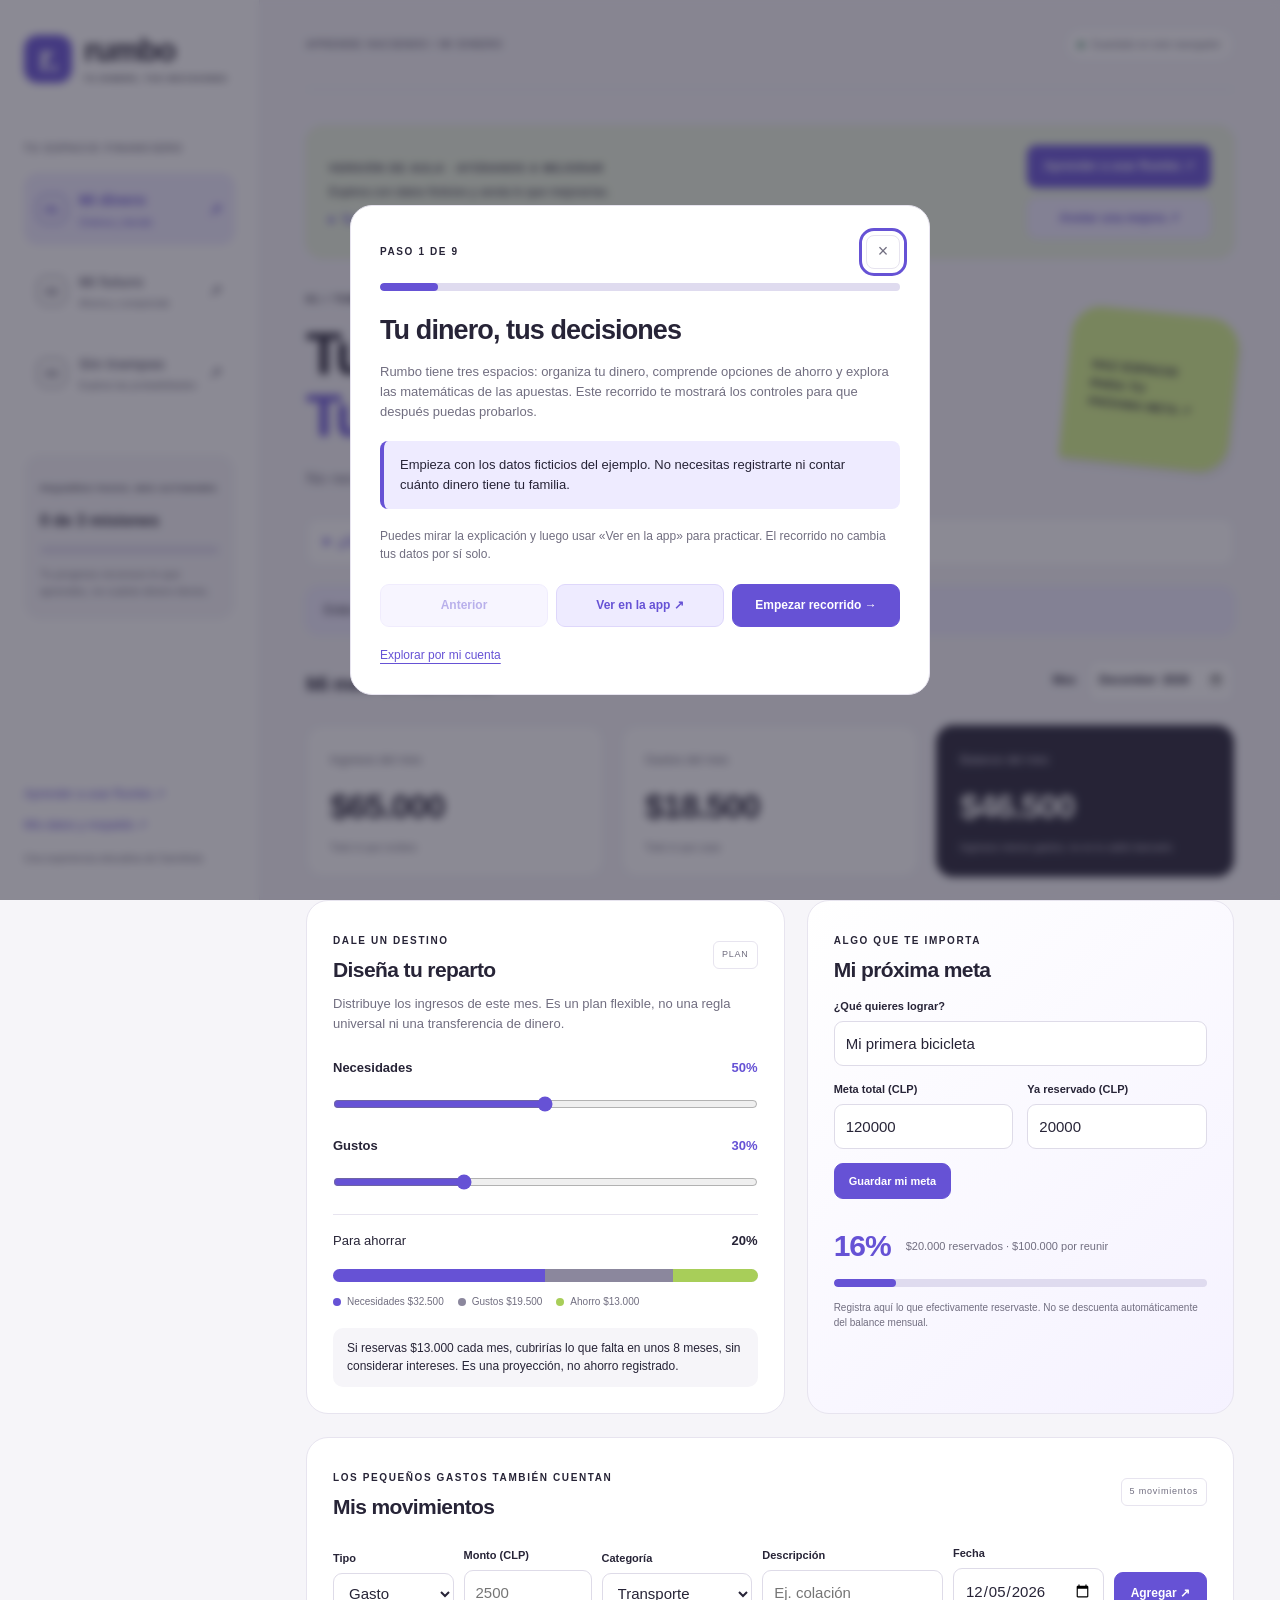
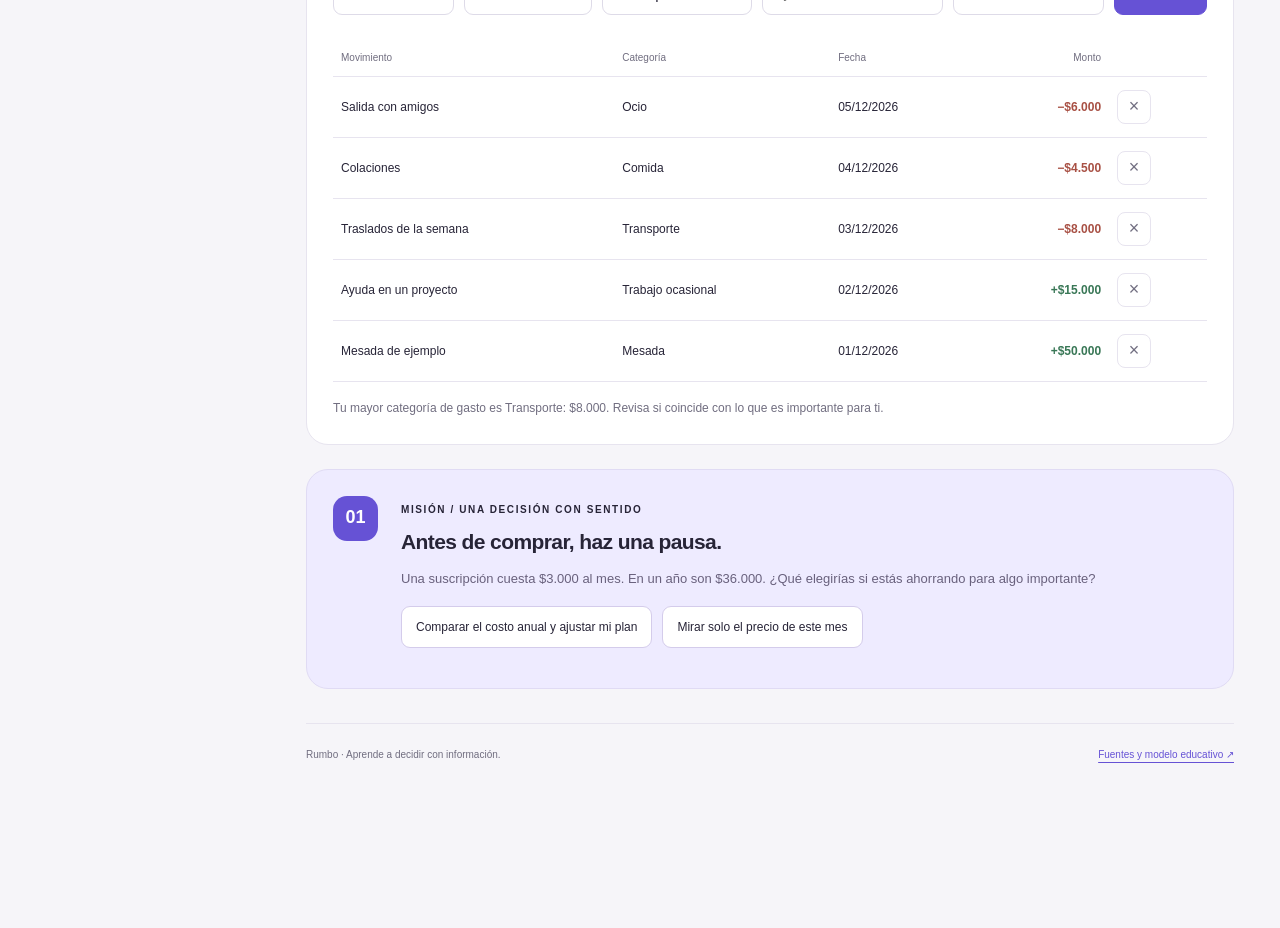
<file: index.html>
<!doctype html>
<html lang="es-CL">
<head>
  <meta charset="utf-8">
  <meta name="viewport" content="width=device-width,initial-scale=1">
  <meta name="rumbo-version" content="1.3-feedback-20261019">
  <meta name="theme-color" content="#6652d5">
  <meta name="description" content="Rumbo: aprende a organizar tu dinero, entender el ahorro y descubrir las matemáticas detrás de las apuestas.">
  <title>Rumbo · Tu dinero, tus decisiones</title>
  <link rel="icon" href="assets/icon.svg" type="image/svg+xml">
  <link rel="stylesheet" href="assets/styles.css?v=20261019-3">
  <script defer src="assets/finance.js"></script>
  <script defer src="assets/app.js?v=20261019-3"></script>
</head>
<body>
<a class="skip" href="#main">Saltar al contenido</a>
<aside class="sidebar">
  <a href="#dinero" class="brand"><span class="brand-icon">r.</span><span>rumbo<span class="brand-small">TU DINERO, TUS DECISIONES</span></span></a>
  <div class="side-label">TU ESPACIO FINANCIERO</div>
  <nav aria-label="Secciones principales">
    <a href="#dinero" data-route="dinero"><span class="nav-symbol">01</span><span>Mi dinero<small>Ordena y decide</small></span><span class="arrow">↗</span></a>
    <a href="#futuro" data-route="futuro"><span class="nav-symbol">02</span><span>Mi futuro<small>Ahorra y comprende</small></span><span class="arrow">↗</span></a>
    <a href="#riesgos" data-route="riesgos"><span class="nav-symbol">03</span><span>Sin trampas<small>Explora las probabilidades</small></span><span class="arrow">↗</span></a>
  </nav>
  <div class="route-progress"><span class="eyebrow">PEQUEÑOS PASOS, MÁS AUTONOMÍA</span><strong id="progress-label">0 de 3 misiones</strong><progress id="progress" max="3" value="0">0 de 3</progress><p>Tu progreso reconoce lo que aprendes, no cuánto dinero tienes.</p></div>
  <div class="side-bottom"><button class="text-button" data-start-tutorial="0">Aprender a usar Rumbo ↗</button><button class="text-button" id="open-data">Mis datos y respaldo ↗</button><span>Una experiencia educativa de GamiAula</span></div>
</aside>
<main id="main" tabindex="-1">
  <header class="topbar"><span id="breadcrumb">APRENDE HACIENDO / MI DINERO</span><span class="local-pill"><i></i> Guardado en este navegador</span></header>

  <aside id="classroom-intro" class="classroom-banner" aria-label="Prueba en aula"><div><span class="eyebrow">VERSIÓN DE AULA · AYÚDANOS A MEJORAR</span><p>Explora con datos ficticios y anota lo que mejorarías.</p><details><summary>Tu recorrido de prueba (15–20 min)</summary><ol><li>Mi dinero: agrega un gasto y cambia tu meta.</li><li>Mi futuro: compara dos productos y calcula un escenario con tasa cero.</li><li>Sin trampas: compara la ruleta con la moneda justa. ¿Qué cambia?</li><li>Anota una mejora concreta, pulsa Enviar al profesor y espera la confirmación de recepción.</li></ol></details></div><div class="banner-actions"><button class="button" data-start-tutorial="0">Aprender a usar Rumbo ↗</button><button class="button secondary" id="open-feedback">Anotar una mejora ↗</button></div></aside>
  <section class="page" id="page-dinero" aria-labelledby="title-dinero">
    <div class="page-heading"><div><span class="eyebrow">01 / TOMA EL CONTROL</span><h1 id="title-dinero">Tu dinero.<br><span>Tu próximo paso.</span></h1><p>No necesitas tener mucho. Necesitas saber dónde va.</p></div><div class="heading-sticker">HAZ ESPACIO<br>PARA TU<br><strong>PRÓXIMA META ↗</strong></div></div>
    <details class="section-help"><summary>¿Cómo se usa Mi dinero?</summary><p>1. Elige el mes que quieres revisar. 2. Registra un ingreso o gasto con su monto, categoría, descripción y fecha. 3. Mira cómo cambia el balance. 4. Ajusta el reparto y guarda una meta con el dinero que ya reservaste.</p><button class="text-button" data-start-tutorial="1">Muéstrame paso a paso ↗</button></details>
    <div class="notice" id="demo-notice">Estás explorando un mes de ejemplo con fichas en pesos chilenos. Puedes editarlo o <button class="text-button" id="start-empty">comenzar desde cero</button>.</div>
    <div class="section-line"><h2>Mi mes en números</h2><label class="inline-label" for="period">Mes <input id="period" type="month"></label></div>
    <div class="stats"><article class="stat"><span>Ingresos del mes</span><strong id="income">$0</strong><small>Todo lo que recibes</small></article><article class="stat"><span>Gastos del mes</span><strong id="expenses">$0</strong><small>Todo lo que usas</small></article><article class="stat dark"><span>Balance del mes</span><strong id="balance">$0</strong><small>Ingresos menos gastos; no es tu saldo bancario</small></article></div>
    <div class="grid budget-grid"><article class="card"><div class="card-heading"><div><span class="eyebrow">DALE UN DESTINO</span><h2>Diseña tu reparto</h2></div><span class="mini-badge">PLAN</span></div><p>Distribuye los ingresos de este mes. Es un plan flexible, no una regla universal ni una transferencia de dinero.</p><div class="allocation"><label for="needs">Necesidades <output id="needs-out">50%</output></label><input id="needs" type="range" min="0" max="100" value="50"><label for="wants">Gustos <output id="wants-out">30%</output></label><input id="wants" type="range" min="0" max="100" value="30"><div class="allocation-row">Para ahorrar <strong id="save-percent">20%</strong></div></div><div id="allocation-bar" class="stacked" aria-hidden="true"></div><div id="allocation-amounts" class="legend"></div><p class="feedback" id="budget-feedback" aria-live="polite"></p></article>
    <article class="card goal-card"><span class="eyebrow">ALGO QUE TE IMPORTA</span><h2>Mi próxima meta</h2><form id="goal-form"><label for="goal-name">¿Qué quieres lograr?</label><input id="goal-name" maxlength="60" value="Mi primera bicicleta" required><div class="two"><div><label for="goal-target">Meta total (CLP)</label><input id="goal-target" type="number" min="1" max="100000000" step="1" value="120000" required></div><div><label for="goal-saved">Ya reservado (CLP)</label><input id="goal-saved" type="number" min="0" max="100000000" step="1" value="20000" required></div></div><button class="button small" type="submit">Guardar mi meta</button></form><div class="goal-summary"><strong id="goal-percentage">17%</strong><span id="goal-status"></span></div><progress id="goal-progress" max="100" value="17">17%</progress><p class="muted">Registra aquí lo que efectivamente reservaste. No se descuenta automáticamente del balance mensual.</p></article></div>
    <article class="card ledger"><div class="card-heading"><div><span class="eyebrow">LOS PEQUEÑOS GASTOS TAMBIÉN CUENTAN</span><h2>Mis movimientos</h2></div><span class="mini-badge" id="entry-count">0 movimientos</span></div><form id="entry-form" class="entry-form"><div><label for="entry-type">Tipo</label><select id="entry-type"><option value="expense">Gasto</option><option value="income">Ingreso</option></select></div><div><label for="entry-amount">Monto (CLP)</label><input id="entry-amount" type="number" min="1" max="10000000" step="1" placeholder="2500" required></div><div><label for="entry-category">Categoría</label><select id="entry-category"><option>Transporte</option><option>Comida</option><option>Ocio</option><option>Mesada</option><option>Trabajo ocasional</option><option>Otros</option></select></div><div><label for="entry-note">Descripción</label><input id="entry-note" maxlength="80" placeholder="Ej. colación" required></div><div><label for="entry-date">Fecha</label><input id="entry-date" type="date" required></div><button class="button" type="submit">Agregar ↗</button></form><div class="table-wrap"><table><caption class="sr-only">Movimientos del mes seleccionado</caption><thead><tr><th>Movimiento</th><th>Categoría</th><th>Fecha</th><th class="align-right">Monto</th><th><span class="sr-only">Acciones</span></th></tr></thead><tbody id="entries"></tbody></table></div><div id="spending-summary" class="muted"></div></article>
    <article class="mission"><span class="mission-number">01</span><div><span class="eyebrow">MISIÓN / UNA DECISIÓN CON SENTIDO</span><h2>Antes de comprar, haz una pausa.</h2><p>Una suscripción cuesta $3.000 al mes. En un año son $36.000. ¿Qué elegirías si estás ahorrando para algo importante?</p><div class="choices" data-mission="budget"><button data-answer="compare">Comparar el costo anual y ajustar mi plan</button><button data-answer="ignore">Mirar solo el precio de este mes</button></div><p class="mission-feedback" aria-live="polite"></p></div></article>
  </section>
  <section class="page" id="page-futuro" hidden aria-labelledby="title-futuro">
    <div class="page-heading"><div><span class="eyebrow">02 / PIENSA UN POCO MÁS ALLÁ</span><h1 id="title-futuro">Tu yo del futuro<br><span>te lo va a agradecer.</span></h1><p>Comprende las opciones antes de elegir dónde guardar tu dinero.</p></div><div class="heading-sticker mint">TIEMPO<br>+ CONSTANCIA<br><strong>= POSIBILIDADES</strong></div></div>
    <details class="section-help"><summary>¿Cómo se usa Mi futuro?</summary><p>Abre las fichas para comparar riesgo y disponibilidad. En el simulador, elige monto inicial, aporte, meses, tasa e inflación y pulsa «Calcular mi escenario». Con tasa cero verás únicamente lo que aportas; una tasa hipotética no es una promesa de ganancia.</p><button class="text-button" data-start-tutorial="4">Muéstrame paso a paso ↗</button></details>
    <div class="concept-strip"><div><strong>Ahorro</strong><p>Reservar parte del dinero para una meta o un imprevisto.</p></div><div><strong>Inversión</strong><p>Usar dinero en un instrumento que puede generar un retorno y también pérdidas.</p></div><div><strong>Liquidez</strong><p>Qué tan fácil y rápido puedes recuperar tu dinero.</p></div></div>
    <div class="section-line"><h2>No todas las opciones hacen lo mismo</h2><span class="muted">Abre una ficha para conocerla</span></div>
    <div class="products" id="products"></div>
    <article class="card"><div class="card-heading"><div><span class="eyebrow">LABORATORIO DE AHORRO</span><h2>Lo pequeño puede sumar</h2></div><span class="mini-badge">SIMULADOR</span></div><p>Prueba una tasa hipotética, incluso negativa. No representa una oferta ni garantiza resultados. Los aportes se realizan al final de cada mes.</p><form id="saving-form" class="saving-form"><div><label for="initial">Monto inicial (CLP)</label><input id="initial" type="number" min="0" max="100000000" value="20000" step="1" required></div><div><label for="monthly">Aporte mensual (CLP)</label><input id="monthly" type="number" min="0" max="10000000" value="10000" step="1" required></div><div><label for="months">Plazo (meses)</label><input id="months" type="number" min="1" max="120" value="12" step="1" required></div><div><label for="rate">Tasa anual efectiva (%)</label><input id="rate" type="number" min="-50" max="50" value="4" step="0.1" required></div><div><label for="inflation">Inflación anual supuesta (%)</label><input id="inflation" type="number" min="-10" max="50" value="3" step="0.1" required></div><button class="button" type="submit">Calcular mi escenario ↗</button></form><div class="grid projection-grid"><div><div class="projection-total"><span>Total nominal al final</span><strong id="projection-total"></strong></div><dl class="metrics"><div><dt>Dinero aportado</dt><dd id="contributed"></dd></div><div><dt>Interés o variación simulada</dt><dd id="yield"></dd></div><div><dt>Valor en pesos de hoy</dt><dd id="real"></dd></div></dl><p class="muted">El valor real ajusta el total por la inflación supuesta. Este modelo omite impuestos, comisiones y variaciones de tasa.</p></div><div><div id="saving-chart" class="chart"></div><div class="legend"><span><i class="dot purple"></i> Total nominal</span><span><i class="dot gray"></i> Aportes</span></div></div></div></article>
    <div class="grid"><article class="card tinted"><span class="eyebrow">UNA PROMESA QUE MERECE PREGUNTAS</span><h2>“Duplica tu dinero sin riesgo”.</h2><p>Una rentabilidad muy alta, garantizada y urgente es una señal de alerta. Verifica la institución, entiende los costos y conversa con un adulto de confianza antes de entregar dinero o datos.</p><a href="https://www.cmfchile.cl/educa/621/w3-article-27432.html" target="_blank" rel="noopener noreferrer">Explorar CMF Educa ↗</a></article><article class="card"><span class="eyebrow">CUATRO PREGUNTAS CLAVE</span><h2>Antes de elegir un producto</h2><ol class="questions"><li>¿Para qué necesito el dinero y en qué fecha?</li><li>¿Cuánto podría perder y cómo me afectaría?</li><li>¿Cuándo puedo retirarlo y cuánto cuesta?</li><li>¿Quién lo ofrece y dónde verifico sus condiciones?</li></ol><p class="muted">El acceso de menores y los requisitos de representación dependen del producto y la institución. Esta app no abre cuentas ni realiza inversiones.</p></article></div>
    <article class="mission"><span class="mission-number">02</span><div><span class="eyebrow">MISIÓN / EL TIEMPO IMPORTA</span><h2>Necesitas tu dinero en dos semanas.</h2><p>Estás juntando dinero para una salida con tu curso. ¿Qué revisarías primero?</p><div class="choices" data-mission="saving"><button data-answer="liquidity">La disponibilidad del dinero y el riesgo de pérdida</button><button data-answer="return">Solo la opción que promete ganar más</button></div><p class="mission-feedback" aria-live="polite"></p></div></article>
  </section>
  <section class="page" id="page-riesgos" hidden aria-labelledby="title-riesgos">
    <div class="page-heading"><div><span class="eyebrow">03 / MIRA DETRÁS DE LA PROMESA</span><h1 id="title-riesgos">La suerte no es<br><span>un plan financiero.</span></h1><p>Descubre por qué ganar una vez no cambia las reglas del juego.</p></div><div class="heading-sticker coral">PREGUNTA<br>POR LOS NÚMEROS.<br><strong>NO POR LA RACHA.</strong></div></div>
    <details class="section-help"><summary>¿Cómo se usa Sin trampas?</summary><p>Elige un modelo, fichas por ronda y número de rondas. Pulsa «Analizar 300 sesiones» y compara una sesión, el promedio observado y la expectativa. Prueba también la moneda justa: expectativa cero no significa que todas las sesiones empaten.</p><button class="text-button" data-start-tutorial="6">Muéstrame paso a paso ↗</button></details>
    <div class="notice coral-notice">Laboratorio matemático con fichas ficticias. Aquí no se apuesta, no se compra y no hay premios por ganar.</div>
    <div class="grid"><article class="card"><span class="eyebrow">EL DETALLE QUE CAMBIA TODO</span><h2>¿Qué es la ventaja de la casa?</h2><p>Es la parte de lo apostado que el modelo deja, en promedio, al operador. En una ruleta europea idealizada, apostar a un color acierta 18 de 37 veces: el cero hace la diferencia.</p><div class="formula">18/37 × (+1) + 19/37 × (−1)<strong>= −1/37 ≈ −2,70%</strong></div><p>Puedes ganar una sesión. Al repetir apuestas con estas reglas, el resultado esperado es negativo. El retorno promedio no describe lo que recibirá cada persona.</p></article><article class="card dark-card"><span class="eyebrow">UNA GANANCIA AISLADA NO ES UNA ESTRATEGIA</span><h2>Observa muchas sesiones,<br>no solo una historia.</h2><p>Las redes suelen mostrar a quien ganó. No muestran necesariamente a todas las personas que perdieron ni cuánto apostaron antes.</p><p>En el laboratorio compararás una sesión, el promedio de 300 sesiones y el resultado esperado según las reglas.</p></article></div>
    <article class="card"><div class="card-heading"><div><span class="eyebrow">LABORATORIO DE PROBABILIDADES</span><h2>Lo que una racha no te cuenta</h2></div><span class="mini-badge">300 SESIONES</span></div><form id="risk-form" class="risk-form"><div><label for="risk-model">Modelo matemático</label><select id="risk-model"><option value="roulette">Ruleta europea: color (18/37)</option><option value="coin">Moneda: pago total de 1,9×</option><option value="fair">Moneda justa: control sin ventaja</option></select></div><div><label for="risk-stake">Fichas por ronda</label><input id="risk-stake" type="number" value="100" min="1" max="100000" step="1" required></div><div><label for="risk-rounds">Rondas por sesión</label><select id="risk-rounds"><option value="10">10</option><option value="100" selected>100</option><option value="500">500</option><option value="1000">1.000</option></select></div><button class="button" type="submit">Analizar 300 sesiones ↗</button></form><p class="muted" id="model-description"></p><div class="stats risk-stats"><article class="stat"><span>Ventaja teórica de la casa</span><strong id="house-edge"></strong><small>Por cada ficha apostada</small></article><article class="stat"><span>Resultado esperado por sesión</span><strong id="expected-net"></strong><small>Según probabilidades y pagos</small></article><article class="stat dark"><span>Promedio observado por sesión</span><strong id="observed-net"></strong><small>Varía en cada experimento</small></article></div><div id="risk-chart" class="chart wide-chart"></div><div class="legend"><span><i class="dot gray"></i> Una sesión</span><span><i class="dot purple"></i> Promedio de 300 sesiones</span><span><i class="dot coral-dot"></i> Resultado esperado</span></div><div id="session-bar" class="stacked" aria-hidden="true"></div><p id="session-summary" class="feedback" aria-live="polite"></p><details><summary>Cómo interpretar el experimento</summary><p>Cada ronda es independiente y usa el mismo tamaño de apuesta. Si se acierta, el pago total incluye la ficha inicial; si se pierde, se pierde esa ficha. En el control justo no hay ventaja de la casa, pero sigue existiendo variación y riesgo de pérdidas.</p><p>Completamos todas las rondas sin límite de capital para estudiar el resultado neto acumulado. Los valores negativos son pérdidas acumuladas, no un saldo real. No modelamos endeudamiento ni abandono por falta de fondos.</p><p>La ventaja indica el ingreso bruto esperado por lo apostado, antes de gastos del operador. Ni una sesión ni 300 sesiones garantizan un resultado concreto.</p></details></article>
    <div class="grid"><article class="card"><span class="eyebrow">LA FALACIA DEL JUGADOR</span><h2>“Ya me toca ganar”.</h2><p>En un evento independiente, los resultados anteriores no cambian la probabilidad del siguiente. Después de cinco pérdidas en el modelo de ruleta, acertar a un color sigue teniendo probabilidad 18/37.</p><div class="probability-strip"><strong>48,65%</strong><span>antes de la racha<br>y después de la racha</span></div></article><article class="card tinted"><span class="eyebrow">SEÑALES PARA HACER UNA PAUSA</span><h2>Recuperar lo perdido puede costar más.</h2><p>Perseguir pérdidas, ocultar gastos, pedir dinero para apostar o dejar actividades importantes son razones para buscar apoyo.</p><p>Habla con un adulto de confianza, orientación de tu colegio o un profesional de salud. Pedir ayuda no requiere haber perdido una cantidad determinada.</p></article></div>
    <article class="mission"><span class="mission-number">03</span><div><span class="eyebrow">MISIÓN / DESARMA LA TRAMPA</span><h2>Perdiste cinco veces seguidas.</h2><p>En este modelo las rondas son independientes. ¿Qué pasa con la siguiente?</p><div class="choices" data-mission="risk"><button data-answer="same">La probabilidad sigue igual</button><button data-answer="due">Es más probable ganar porque “ya toca”</button></div><p class="mission-feedback" aria-live="polite"></p></div></article>
  </section>
  <footer><span>Rumbo · Aprende a decidir con información.</span><button class="text-button" id="open-sources">Fuentes y modelo educativo ↗</button></footer>
</main>
<dialog id="data-dialog"><div class="dialog-heading"><h2>Tu espacio, tus datos</h2><button class="icon-button" data-close="data-dialog" aria-label="Cerrar">×</button></div><p>No necesitas registrarte. Tus movimientos, meta y misiones se guardan en este navegador. No llegan a GitHub ni a GamiAula.</p><p>En un dispositivo compartido, usa ejemplos ficticios. Puedes descargar un respaldo y restaurarlo en otro navegador.</p><div class="dialog-actions"><button class="button" id="export-data">Descargar respaldo JSON</button><label class="button secondary" for="import-data">Restaurar respaldo</label><input id="import-data" type="file" accept=".json,application/json" class="sr-only"><button class="button secondary" id="load-demo">Cargar ejemplo (reemplaza datos)</button><button class="button danger" id="clear-data">Borrar mis datos de este navegador</button></div><p id="data-feedback" aria-live="polite"></p><p class="muted">Si borras los datos del navegador o usas modo privado, el guardado puede desaparecer. Los simuladores y el guardado local funcionan sin conexión. Enviar mejoras al profesor requiere internet y solo transmite el comentario y el curso opcional. Borrar datos aquí no elimina comentarios que el profesor ya recibió.</p></dialog>
<dialog id="sources-dialog"><div class="dialog-heading"><h2>Aprender con respaldo</h2><button class="icon-button" data-close="sources-dialog" aria-label="Cerrar">×</button></div><p>Contenido educativo para adolescentes, con montos de ejemplo en CLP. Tasas hipotéticas, sin recomendaciones de compra ni contratación.</p><ul class="sources"><li><a href="https://www.cmfchile.cl/educa/621/w3-article-27432.html" target="_blank" rel="noopener noreferrer">CMF Educa: instrumentos de ahorro ↗</a></li><li><a href="https://www.cmfchile.cl/educa/621/w3-propertyvalue-988.html" target="_blank" rel="noopener noreferrer">CMF Educa: fondos mutuos y riesgos ↗</a></li><li><a href="https://www.cmfchile.cl/educa/621/w3-article-518.html" target="_blank" rel="noopener noreferrer">CMF Educa: instrumentos del mercado de valores ↗</a></li><li><a href="https://www.gamblingcommission.gov.uk/public-and-players/guide/return-to-player-how-much-gaming-machines-payout" target="_blank" rel="noopener noreferrer">Gambling Commission: retorno promedio e independencia ↗</a></li></ul><p class="muted">Fuentes revisadas el 13 de octubre de 2026. El modelo de ruleta y la moneda con pago reducido son ejemplos matemáticos simplificados. Los términos reales dependen de cada producto.</p></dialog>
<dialog id="feedback-dialog" aria-labelledby="feedback-title"><div class="dialog-heading"><h2 id="feedback-title">Tus ideas mejoran Rumbo</h2><button class="icon-button" data-close="feedback-dialog" aria-label="Cerrar notas">×</button></div><p>Usa ejemplos ficticios. No incluyas tu nombre, datos de tu familia ni información financiera real. Al pulsar Enviar al profesor, tu comentario llegará a su planilla. Se conserva una copia en este navegador. Tus movimientos y metas no se envían.</p><form id="feedback-form"><label for="feedback-course">Curso (opcional, sin tu nombre)</label><input id="feedback-course" maxlength="80" placeholder="Ej. 2° medio A" autocomplete="off"><div class="two"><div><label for="feedback-section">Sección</label><select id="feedback-section"><option value="dinero">Mi dinero</option><option value="futuro">Mi futuro</option><option value="riesgos">Sin trampas</option><option value="general">Toda la app</option></select></div><div><label for="feedback-kind">¿Qué encontraste?</label><select id="feedback-kind"><option>Idea de mejora</option><option>Algo no funciona</option><option>Algo no se entiende</option><option>Algo que me gustó</option></select></div></div><label for="feedback-task">¿Qué intentabas hacer?</label><textarea id="feedback-task" rows="2" maxlength="500" required placeholder="Ej. comparar dos escenarios de ahorro"></textarea><label for="feedback-result">¿Qué ocurrió o qué mejorarías?</label><textarea id="feedback-result" rows="3" maxlength="700" required></textarea><label for="feedback-expect">¿Qué esperabas o qué propones? (opcional)</label><textarea id="feedback-expect" rows="2" maxlength="700"></textarea><button class="button" id="feedback-submit" type="submit">Enviar al profesor</button></form><p id="feedback-status" role="status"></p><div id="feedback-list"></div><div class="dialog-actions"><button class="button" id="send-pending-feedback" type="button" disabled>Enviar notas pendientes</button><button class="button secondary" id="download-feedback" type="button">Descargar respaldo de notas (.txt)</button></div><p class="muted">Una nota está entregada cuando muestra Recibida por el profesor. Si queda pendiente, puedes reintentar. Descargar crea una copia para ti. Quitar una nota de este navegador no la elimina de la planilla del profesor.</p></dialog>
<dialog id="tutorial-dialog" aria-labelledby="tutorial-title" aria-describedby="tutorial-copy"><div class="dialog-heading"><span class="eyebrow" id="tutorial-step-label">PASO 1 DE 9</span><button class="icon-button" id="tutorial-close" aria-label="Cerrar tutorial">×</button></div><progress id="tutorial-progress" max="9" value="1">1 de 9</progress><h2 id="tutorial-title">Aprende a usar Rumbo</h2><p id="tutorial-copy"></p><div class="tutorial-tip" id="tutorial-tip"></div><p class="muted">Puedes mirar la explicación y luego usar «Ver en la app» para practicar. El recorrido no cambia tus datos por sí solo.</p><div class="tutorial-buttons"><button class="button secondary" id="tutorial-prev">Anterior</button><button class="button secondary" id="tutorial-view">Ver en la app ↗</button><button class="button" id="tutorial-next">Siguiente →</button></div><button class="text-button" id="tutorial-skip">Explorar por mi cuenta</button></dialog>
<aside id="tutorial-dock" class="tutorial-dock" aria-label="Controles del tutorial" hidden><div><span class="eyebrow" id="tutorial-dock-count"></span><strong id="tutorial-dock-title"></strong></div><div class="tutorial-dock-actions"><button class="button secondary" id="tutorial-dock-explain">Ver explicación</button><button class="button" id="tutorial-dock-next">Siguiente →</button><button class="icon-button" id="tutorial-dock-exit" aria-label="Salir del recorrido">×</button></div></aside>
<div id="toast" role="status" aria-live="polite"></div>
<noscript><p>Activa JavaScript para usar los simuladores y guardar movimientos.</p></noscript>
</body>
</html>
</file>
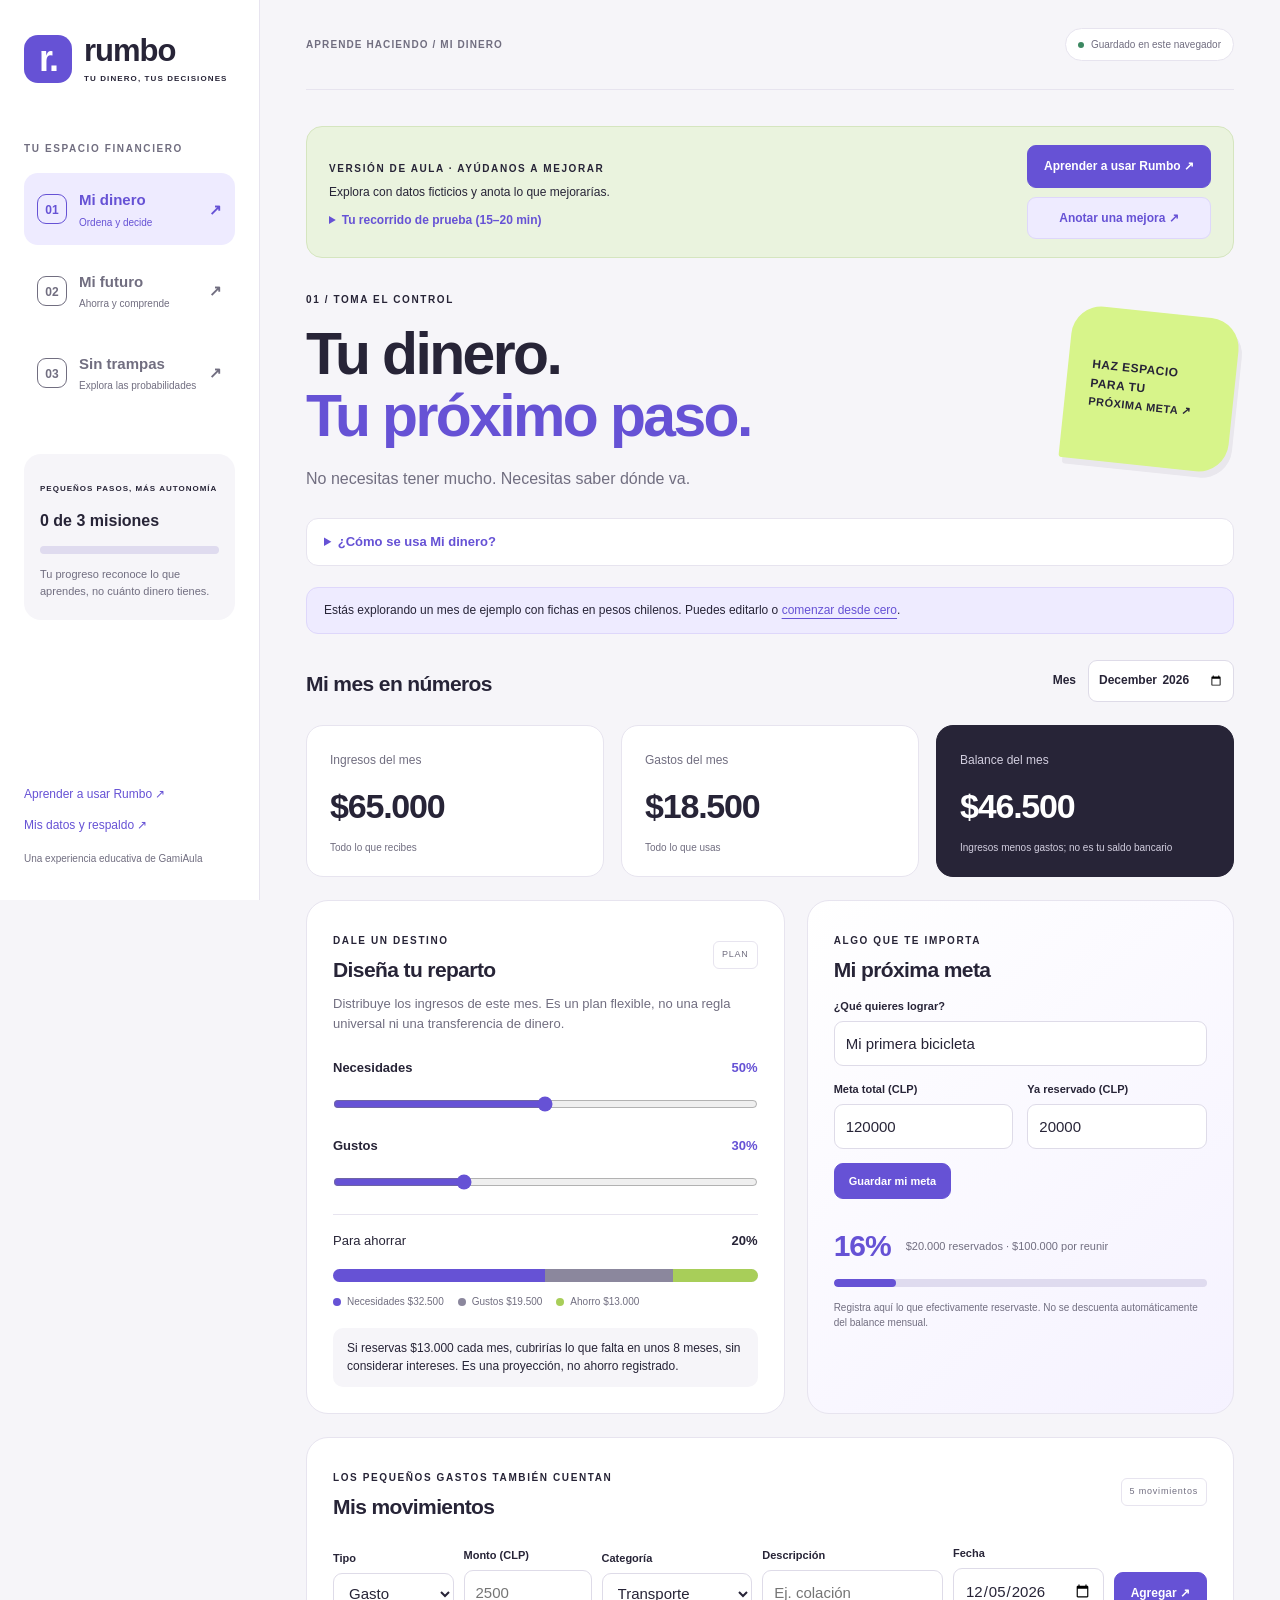
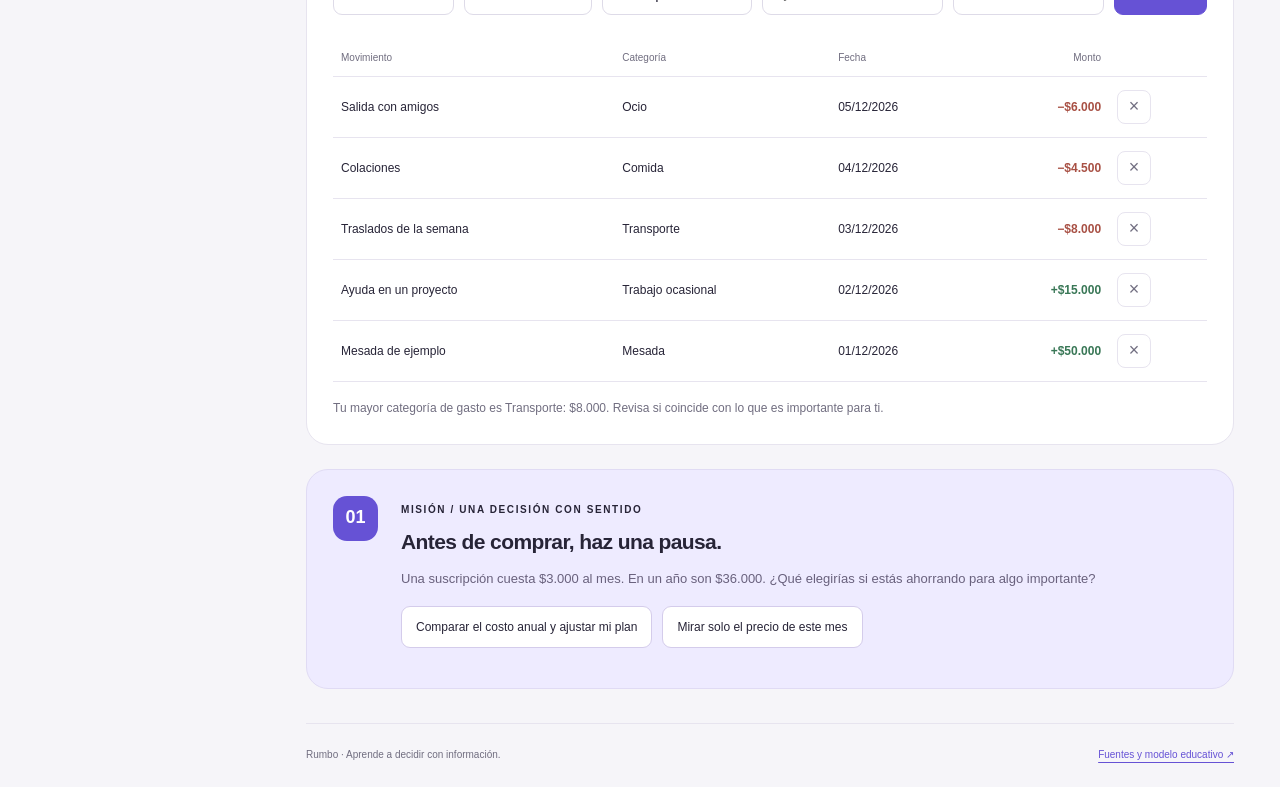
<file: Rumbo.html>
<!doctype html>
<html lang="es-CL">
<head>
  <meta charset="utf-8">
  <meta name="viewport" content="width=device-width,initial-scale=1">
  <meta name="rumbo-version" content="1.3-feedback-20261019">
  <meta name="theme-color" content="#6652d5">
  <meta name="description" content="Rumbo: aprende a organizar tu dinero, entender el ahorro y descubrir las matemáticas detrás de las apuestas.">
  <title>Rumbo · Tu dinero, tus decisiones</title>
  <link rel="icon" href="data:image/svg+xml,%3Csvg%20xmlns%3D%22http%3A%2F%2Fwww.w3.org%2F2000%2Fsvg%22%20viewBox%3D%220%200%2064%2064%22%3E%3Crect%20width%3D%2264%22%20height%3D%2264%22%20rx%3D%2218%22%20fill%3D%22%236652d5%22%2F%3E%3Cpath%20d%3D%22M18%2046V23h9v5c4-5%208-6%2014-5v9c-10-2-14%201-14%208v6z%22%20fill%3D%22%23fff%22%2F%3E%3Ccircle%20cx%3D%2246%22%20cy%3D%2243%22%20r%3D%225%22%20fill%3D%22%23d7f48a%22%2F%3E%3C%2Fsvg%3E%0A" type="image/svg+xml">
  <style>
:root{--bg:#f6f5f9;--paper:#fff;--ink:#272437;--muted:#716e80;--purple:#6652d5;--lavender:#eeebff;--lime:#d7f48a;--line:#e7e4ef;--coral:#dc765f;--mint:#b9e8d3;--radius:22px}*{box-sizing:border-box}html{scroll-behavior:smooth}body{margin:0;background:var(--bg);color:var(--ink);font-family:Inter,"Segoe UI",Arial,sans-serif;font-size:15px;line-height:1.55}button,input,select{font:inherit}button,a,input,select,summary{touch-action:manipulation}button,a{transition:background .15s,color .15s,transform .15s}button{cursor:pointer}a{color:var(--purple);text-underline-offset:4px}a:hover{color:#47359b}button:focus-visible,a:focus-visible,input:focus-visible,select:focus-visible,summary:focus-visible{outline:3px solid var(--purple);outline-offset:4px}h1,h2,h3,p{margin-top:0}h1{font-size:clamp(36px,4.6vw,61px);line-height:1.05;letter-spacing:-2.6px;font-weight:780;margin:14px 0 20px}h1 span{color:var(--purple)}h2{font-size:21px;letter-spacing:-.6px;line-height:1.3;margin:6px 0 14px}h3{font-size:19px;margin:9px 0}p{margin-bottom:16px}small{display:block}.sidebar{position:fixed;inset:0 auto 0 0;width:260px;background:var(--paper);border-right:1px solid var(--line);padding:34px 24px;display:flex;flex-direction:column;z-index:5}.brand{display:flex;gap:12px;align-items:center;text-decoration:none;color:var(--ink);font-size:31px;letter-spacing:-1px;line-height:1.1;font-weight:800}.brand-icon{background:var(--purple);border-radius:14px;color:#fff;width:48px;height:48px;display:grid;place-items:center;font-size:36px;letter-spacing:-2px}.brand-small{display:block;font-size:8px;letter-spacing:1.1px;margin-top:7px}.side-label,.eyebrow{font-size:10px;letter-spacing:1.6px;font-weight:750}.side-label{color:var(--muted);margin:57px 0 17px}.sidebar nav{display:grid;gap:10px}.sidebar nav a{display:flex;gap:12px;align-items:center;padding:15px 13px;border-radius:14px;text-decoration:none;color:var(--muted);font-weight:650}.sidebar nav a.active{background:var(--lavender);color:var(--purple)}.nav-symbol{font-size:12px;line-height:30px;text-align:center;border:1px solid currentColor;border-radius:9px;width:30px;height:30px;flex-shrink:0}.sidebar nav small{font-size:10px;font-weight:400;margin-top:3px}.arrow{margin-left:auto}.route-progress{margin-top:45px;background:var(--bg);padding:20px 16px;border-radius:17px}.route-progress .eyebrow{font-size:8px;letter-spacing:1px}.route-progress strong{display:block;font-size:16px;margin:12px 0}.route-progress p{font-size:11px;color:var(--muted);margin:12px 0 0}.side-bottom{margin-top:auto;padding-top:25px}.side-bottom>span{font-size:10px;display:block;color:var(--muted);margin-top:16px}.text-button{background:none;border:0;padding:0;color:var(--purple);font-size:inherit;text-align:left;text-decoration:underline;text-underline-offset:4px}.side-bottom button{font-size:12px;text-decoration:none}main{margin-left:260px;padding:0 46px 24px;max-width:1550px}.topbar{height:90px;display:flex;align-items:center;justify-content:space-between;gap:16px;border-bottom:1px solid var(--line);margin-bottom:36px;font-size:10px;font-weight:650;letter-spacing:1.1px;color:var(--muted)}.local-pill{background:var(--paper);border:1px solid var(--line);padding:8px 12px;border-radius:25px;font-size:10px;font-weight:400;letter-spacing:0;white-space:nowrap;display:flex;align-items:center;gap:7px}.local-pill i{height:6px;width:6px;border-radius:50%;background:#3c8861}.page-heading{display:flex;justify-content:space-between;align-items:center;gap:26px;margin-bottom:26px}.page-heading p{font-size:16px;color:var(--muted);max-width:560px;margin-bottom:0}.heading-sticker{width:168px;flex-shrink:0;min-height:154px;display:flex;flex-direction:column;justify-content:center;background:var(--lime);padding:20px 24px;border-radius:30px 30px 30px 3px;transform:rotate(6deg);font-size:12px;font-weight:600;letter-spacing:.5px;line-height:1.6;box-shadow:4px 6px 0 #e9e7ed}.heading-sticker strong{font-size:11px}.mint{background:var(--mint)}.coral{background:#f5b5a7}.notice{font-size:12px;background:var(--lavender);border:1px solid #ded7fb;border-radius:12px;padding:13px 17px;margin-bottom:26px}.coral-notice{background:#fff1ea;border-color:#f4d2c2}.section-line{display:flex;align-items:center;justify-content:space-between;gap:16px;margin-bottom:17px}.section-line h2{margin:0}.inline-label{display:flex;gap:12px;align-items:center;font-size:12px}.inline-label input{padding:7px 9px;max-width:165px}.stats{display:grid;grid-template-columns:repeat(3,1fr);gap:17px;margin-bottom:23px}.stat{background:var(--paper);border:1px solid var(--line);border-radius:17px;padding:21px 23px}.stat>span{color:var(--muted);font-size:12px}.stat strong{display:block;font-size:clamp(22px,2.8vw,34px);letter-spacing:-1.2px;margin:10px 0 7px;overflow-wrap:anywhere}.stat small{font-size:10px;color:var(--muted)}.dark{background:var(--ink);color:white;border-color:var(--ink)}.dark>span,.dark small{color:#d2cedf}.grid{display:grid;grid-template-columns:1fr 1fr;gap:22px;margin-bottom:23px}.budget-grid{grid-template-columns:1.12fr 1fr}.card{background:var(--paper);border:1px solid var(--line);border-radius:var(--radius);padding:26px;min-width:0;margin-bottom:23px}.grid>.card{margin:0}.card p{color:var(--muted);font-size:13px}.card-heading{display:flex;align-items:center;justify-content:space-between;gap:12px;margin-bottom:10px}.card-heading h2{margin-bottom:0}.mini-badge{border:1px solid var(--line);border-radius:6px;font-size:9px;padding:6px 8px;white-space:nowrap;letter-spacing:.8px;color:var(--muted)}.allocation{margin-top:24px}.allocation label{display:flex;align-items:center;justify-content:space-between;font-size:13px}.allocation output{font-weight:700;color:var(--purple)}input,select{width:100%;border:1px solid #dedbe8;background:#fff;border-radius:9px;padding:10px 11px;color:var(--ink);min-height:42px;min-width:0}input[type=range]{padding:0;min-height:24px;accent-color:var(--purple);margin:8px 0 20px;border:0;box-shadow:none}.allocation-row{display:flex;justify-content:space-between;font-size:13px;border-top:1px solid var(--line);padding-top:16px}.stacked{display:flex;overflow:hidden;height:13px;border-radius:9px;background:var(--line);margin:18px 0 12px}.stacked>span{height:100%}.legend{display:flex;gap:14px;flex-wrap:wrap;font-size:10px;color:var(--muted)}.legend span{display:flex;align-items:center;gap:6px}.dot{width:8px;height:8px;border-radius:50%;display:inline-block;flex-shrink:0}.purple{background:var(--purple)}.gray{background:#8b879d}.green{background:#a8ce59}.coral-dot{background:var(--coral)}.feedback{background:var(--bg);border-radius:10px;padding:11px 14px;font-size:12px!important;margin:18px 0 0!important;color:var(--ink)!important}.goal-card{background:linear-gradient(140deg,#fff,#f5f2ff)}label{display:block;font-size:11px;font-weight:650;margin-bottom:6px}.two{display:grid;grid-template-columns:1fr 1fr;gap:14px;margin-top:15px}.button{display:inline-flex;align-items:center;justify-content:center;background:var(--purple);color:#fff;border:1px solid var(--purple);padding:11px 16px;border-radius:9px;font-size:12px;font-weight:650;text-decoration:none;min-height:42px}.button:hover{background:#5140b7;color:#fff}.button.small{margin-top:14px;padding:8px 14px;font-size:11px;min-height:36px}.secondary{background:var(--lavender);color:var(--purple);border-color:#ded7fb}.danger{background:#fff1eb;color:#a13b30;border-color:#edbdaf}.goal-summary{display:flex;align-items:center;gap:15px;margin:24px 0 9px}.goal-summary strong{font-size:30px;letter-spacing:-1px;color:var(--purple)}.goal-summary span{font-size:11px;color:var(--muted)}progress{appearance:none;display:block;width:100%;border:0;height:8px;border-radius:9px;overflow:hidden;background:#dfdbef}progress::-webkit-progress-bar{background:#dfdbef}progress::-webkit-progress-value{background:var(--purple);border-radius:9px}progress::-moz-progress-bar{background:var(--purple)}.goal-card .muted{font-size:10px;margin:13px 0 0}.muted{color:var(--muted);font-size:12px}.entry-form{display:grid;grid-template-columns:.8fr .85fr 1fr 1.2fr 1fr auto;gap:10px;align-items:end;margin:24px 0}.table-wrap{overflow:auto}table{width:100%;border-collapse:collapse;font-size:12px}th{font-weight:500;color:var(--muted);font-size:10px;text-align:left;padding:11px 8px;border-bottom:1px solid var(--line)}td{padding:13px 8px;border-bottom:1px solid var(--line);max-width:250px;overflow-wrap:anywhere}.align-right{text-align:right}.positive{color:#397756;font-weight:700}.negative{color:#a85044;font-weight:700}.icon-button{border:1px solid var(--line);background:transparent;border-radius:8px;min-height:34px;min-width:34px;font-size:18px;color:var(--muted)}.icon-button:hover{background:var(--lavender)}#spending-summary{margin-top:17px}.mission{display:flex;gap:23px;background:var(--lavender);border:1px solid #e0dbf4;padding:26px;border-radius:var(--radius);margin:24px 0 34px}.mission-number{background:var(--purple);color:white;flex-shrink:0;width:45px;height:45px;border-radius:14px;display:grid;place-items:center;font-size:18px;font-weight:750}.mission h2{margin-top:9px}.mission p{font-size:13px;color:#69617d}.choices{display:flex;gap:10px;flex-wrap:wrap}.choices button{font-size:12px;border:1px solid #d4cceb;border-radius:9px;background:white;color:var(--ink);padding:11px 14px;text-align:left}.choices button:hover{border-color:var(--purple)}.choices button.selected{border-color:var(--purple);background:var(--purple);color:white}.mission .mission-feedback{margin:14px 0 0;color:#514281}.concept-strip{display:grid;grid-template-columns:repeat(3,1fr);gap:20px;margin:15px 0 35px;padding:23px 0;border-top:1px solid var(--line);border-bottom:1px solid var(--line)}.concept-strip strong{font-size:15px}.concept-strip p{font-size:12px;color:var(--muted);margin:7px 0 0}.products{display:grid;grid-template-columns:1fr 1fr;gap:18px;margin-bottom:23px}.product{margin:0;padding:22px}.product details p{margin-top:14px}.product-tag{color:var(--purple);background:var(--lavender);border-radius:6px;padding:4px 8px;display:inline-block;font-size:10px;font-weight:650}.product .product-summary{min-height:45px}.product dl{font-size:12px;display:grid;gap:7px}.product dl div{display:grid;grid-template-columns:65px 1fr;gap:12px}.product dt{color:var(--muted)}.product dd{margin:0}summary{font-size:12px;color:var(--purple);cursor:pointer;font-weight:600}details{margin-top:15px}details p{font-size:12px;color:var(--muted);margin:15px 0 0}.saving-form{display:grid;grid-template-columns:repeat(5,1fr);gap:12px;margin-top:23px;align-items:end}.saving-form button{grid-column:1/-1;justify-self:start}.projection-grid{grid-template-columns:.8fr 1.3fr;align-items:center;margin:26px 0 0}.projection-total span{font-size:12px;color:var(--muted)}.projection-total strong{display:block;font-size:39px;letter-spacing:-1.5px;color:var(--purple);margin:8px 0 18px}.metrics{font-size:12px;display:grid;gap:9px}.metrics>div{display:flex;justify-content:space-between;gap:12px}.metrics dt{color:var(--muted)}.metrics dd{margin:0;font-weight:650}.chart{width:100%;min-height:240px}.chart svg{display:block;width:100%;height:auto}.chart text{font:10px Inter,"Segoe UI",sans-serif;fill:var(--muted)}.chart .axis{stroke:#e7e4ef;stroke-width:1}.chart polyline{fill:none;stroke-width:2.7;stroke-linejoin:round;stroke-linecap:round}.tinted{background:#f0edff}.questions{padding-left:20px;display:grid;gap:12px;font-size:13px;color:var(--muted)}.formula{font-size:15px;background:var(--bg);padding:18px;border-radius:12px;margin-bottom:18px;text-align:center}.formula strong{display:block;font-size:24px;color:var(--purple);margin-top:7px}.dark-card{background:var(--ink);color:white;border-color:var(--ink)}.dark-card p{color:#d2cedf}.dark-card h2{font-size:27px;margin:20px 0}.dark-card .eyebrow{color:var(--lime)}.risk-form{display:grid;grid-template-columns:1.65fr 1fr 1fr auto;gap:13px;align-items:end;margin:25px 0 13px}.risk-stats{margin:21px 0}.risk-stats .stat{background:var(--bg);padding:18px;border:0}.risk-stats .stat.dark{background:var(--ink)}.risk-stats .stat strong{font-size:28px}.wide-chart{min-height:230px}.probability-strip{display:flex;align-items:center;gap:20px;background:var(--bg);padding:17px;border-radius:12px}.probability-strip strong{font-size:30px;color:var(--purple)}.probability-strip span{font-size:12px;color:var(--muted)}footer{display:flex;justify-content:space-between;border-top:1px solid var(--line);padding-top:23px;color:var(--muted);font-size:10px;gap:20px}dialog{border:1px solid var(--line);border-radius:22px;padding:29px;width:min(580px,calc(100% - 30px));max-height:85vh;color:var(--ink)}dialog::backdrop{background:#27243788;backdrop-filter:blur(4px)}dialog p{font-size:13px;color:var(--muted)}.dialog-heading{display:flex;justify-content:space-between;align-items:center;gap:12px}.dialog-heading h2{margin-bottom:12px}.dialog-actions{display:grid;gap:12px;margin:22px 0}.dialog-actions label{margin:0}.sources{display:grid;gap:15px;padding-left:20px;font-size:13px}#toast{position:fixed;bottom:22px;left:calc(50% + 100px);transform:translateX(-50%);background:var(--ink);color:white;border-radius:10px;padding:12px 20px;font-size:12px;z-index:30;max-width:90%;opacity:0;pointer-events:none}#toast.visible{opacity:1}.sr-only{position:absolute;width:1px;height:1px;padding:0;margin:-1px;overflow:hidden;clip:rect(0,0,0,0);white-space:nowrap;border:0}.skip{position:fixed;top:-90px;left:12px;z-index:50;background:white;padding:12px}.skip:focus{top:12px}[hidden]{display:none!important}
@media(min-width:1600px){main{margin-right:auto;margin-left:260px}}
@media(max-width:1200px){main{padding:0 28px 24px}.sidebar{width:225px;padding:30px 19px}main{margin-left:225px}.entry-form{grid-template-columns:repeat(3,1fr)}.entry-form button{width:100%}.saving-form{grid-template-columns:repeat(3,1fr)}.risk-form{grid-template-columns:repeat(2,1fr)}.heading-sticker{width:145px;font-size:10px}.stats{gap:12px}.stat{padding:18px}.legend{gap:10px}}
@media(max-width:920px){.sidebar{position:static;width:auto;padding:18px 24px 12px;border-right:0;border-bottom:1px solid var(--line)}.brand{font-size:25px}.brand-icon{width:39px;height:39px;font-size:29px}.brand-small{font-size:7px}.side-label,.route-progress,.side-bottom{display:none}.sidebar nav{display:flex;margin-top:19px;gap:8px}.sidebar nav a{flex:1;padding:10px;gap:9px;font-size:12px}.sidebar nav small{font-size:9px}.nav-symbol{width:25px;height:25px;line-height:25px;font-size:10px}.arrow{display:none}main{margin:0;padding:0 24px 24px;max-width:none}.topbar{height:66px;margin-bottom:27px}.page-heading{gap:16px}h1{font-size:46px}.projection-grid{grid-template-columns:1fr 1.2fr}#toast{left:50%}}
@media(max-width:640px){main{padding:0 17px 24px}.sidebar{padding:16px 17px 10px}.sidebar nav a{justify-content:center;padding:11px 6px;font-size:11px;gap:6px}.sidebar nav small{display:none}.nav-symbol{border:0;width:auto;height:auto;line-height:1;font-size:10px}.topbar{font-size:8px;gap:10px}.local-pill{font-size:8px;padding:7px 8px}.page-heading{align-items:flex-start;margin-bottom:22px}.heading-sticker{width:100px;min-height:111px;padding:15px 12px;border-radius:20px 20px 20px 2px;font-size:8px;line-height:1.7;margin-top:15px}.heading-sticker strong{font-size:8px}h1{font-size:35px;letter-spacing:-1.5px}.eyebrow{font-size:8px;letter-spacing:1.2px}.page-heading p{font-size:13px}.notice{font-size:11px;padding:12px}.section-line{align-items:flex-start;flex-direction:column;gap:10px}.section-line h2{font-size:19px}.stats{grid-template-columns:1fr 1fr;gap:11px}.stats>.stat:last-child{grid-column:1/-1}.stat{padding:16px}.stat strong{font-size:27px;margin:6px 0}.stat>span{font-size:11px}.stat small{font-size:9px}.grid,.budget-grid,.projection-grid{grid-template-columns:1fr;gap:17px}.card{padding:20px;border-radius:18px;margin-bottom:18px}.card-heading{gap:8px}.card-heading h2{font-size:19px}.entry-form,.saving-form,.risk-form{grid-template-columns:1fr 1fr}.entry-form>div:nth-child(4){grid-column:1/-1}.risk-form>div:first-child{grid-column:1/-1}.risk-form button{grid-column:1/-1}.products{grid-template-columns:1fr;gap:14px}.product .product-summary{min-height:0}.concept-strip{grid-template-columns:1fr;gap:16px;padding:20px 0}.concept-strip p{margin-top:4px}.mission{padding:20px;gap:13px}.mission-number{width:33px;height:33px;border-radius:10px;font-size:13px}.choices{flex-direction:column}.choices button{width:100%}.mission h2{font-size:19px}.mission p{font-size:12px}.projection-total strong{font-size:33px}.saving-form button{width:100%;justify-self:stretch}.chart{min-height:0}.wide-chart{margin-top:25px}.risk-stats .stat strong{font-size:25px}.two{gap:10px}.mini-badge{font-size:8px;white-space:normal;text-align:center}footer{flex-direction:column;gap:12px}table{min-width:500px}.dialog-heading h2{font-size:20px}}
@media(prefers-reduced-motion:reduce){html{scroll-behavior:auto}*{transition:none!important}}
.classroom-banner{display:flex;align-items:center;justify-content:space-between;gap:20px;background:#eaf3de;border:1px solid #d5e5bf;border-radius:16px;padding:18px 22px;margin:0 0 28px}.classroom-banner p{font-size:12px;margin:5px 0 0}.classroom-banner details{margin-top:9px}.classroom-banner ol{font-size:12px;margin:12px 0 0;padding-left:20px;display:grid;gap:7px}.classroom-banner>.button{flex-shrink:0}textarea{font:inherit;width:100%;min-width:0;resize:vertical;padding:10px 12px;border:1px solid #dedbe8;border-radius:9px;color:var(--ink);margin-bottom:12px}textarea:focus-visible{outline:3px solid var(--purple);outline-offset:3px}#feedback-form .two{margin:0 0 16px}#feedback-list article{border:1px solid var(--line);border-radius:10px;padding:13px;margin:14px 0}#feedback-list article p{white-space:pre-wrap;overflow-wrap:anywhere;font-size:12px;margin:8px 0}#feedback-list article strong{font-size:12px}#download-feedback{margin-bottom:15px}@media(max-width:640px){.classroom-banner{flex-direction:column;align-items:stretch;padding:17px}.classroom-banner .button{align-self:flex-start}}
.banner-actions{display:grid;gap:9px;flex-shrink:0}.side-bottom>button{display:block;margin-bottom:12px}.section-help{background:#fff;border:1px solid var(--line);border-radius:12px;padding:13px 17px;margin:0 0 21px}.section-help summary{font-size:13px}.section-help p{font-size:13px;color:var(--muted);margin:14px 0 12px}.section-help .text-button{font-size:12px}.tutorial-tip{border-left:4px solid var(--purple);background:var(--lavender);padding:14px 16px;border-radius:8px;font-size:13px;margin:18px 0}.tutorial-buttons{display:flex;gap:8px;flex-wrap:wrap;margin:20px 0 15px}.tutorial-buttons>.button{flex:1}.button:disabled{opacity:.45;cursor:default}#tutorial-dialog h2{font-size:27px;letter-spacing:-.9px;margin-top:22px}#tutorial-dialog progress{margin-top:14px}#tutorial-skip{font-size:12px}.tutorial-dock{position:fixed;left:284px;right:24px;bottom:max(15px,env(safe-area-inset-bottom));background:var(--ink);color:white;display:flex;justify-content:space-between;align-items:center;gap:15px;padding:16px 20px;border-radius:16px;z-index:20;box-shadow:0 10px 35px #27243744}.tutorial-dock strong{display:block;margin-top:5px;font-size:14px}.tutorial-dock .eyebrow{color:var(--lime);font-size:9px}.tutorial-dock-actions{display:flex;gap:9px;align-items:center;flex-shrink:0}.tutorial-dock .icon-button{color:white;border-color:#777184}.tutorial-highlight{outline:4px solid var(--purple)!important;outline-offset:7px;scroll-margin-top:35px;scroll-margin-bottom:180px;border-radius:10px}body.tutorial-active main{padding-bottom:165px}@media(max-width:1200px){.tutorial-dock{left:246px}}@media(max-width:920px){.tutorial-dock{left:18px;right:18px}.side-bottom{display:flex;gap:18px;align-items:center;margin-top:12px;padding:0}.side-bottom>span{display:none}.side-bottom>button{margin:0;font-size:10px}}@media(max-width:640px){.banner-actions{align-self:stretch}.banner-actions .button{width:100%}.tutorial-dock{align-items:flex-start;flex-direction:column;gap:10px;padding:14px 16px}.tutorial-dock-actions{width:100%}.tutorial-dock-actions>.button{flex:1;font-size:11px;padding:9px}.tutorial-dock strong{font-size:13px}.tutorial-buttons{display:grid;grid-template-columns:1fr 1fr}.tutorial-buttons #tutorial-next{grid-column:1/-1}.tutorial-highlight{outline-offset:4px}#tutorial-dialog{padding:22px}#tutorial-dialog h2{font-size:23px}.section-help summary{font-size:12px}}
.feedback-note-heading{display:flex;flex-wrap:wrap;gap:10px;align-items:center;justify-content:space-between}.feedback-badge{display:inline-block;padding:4px 10px;border-radius:999px;font-size:12px;font-weight:700}.feedback-badge.received{background:#dff3e8;color:#1a5639}.feedback-badge.pending{background:#fff0d7;color:#754c08}.feedback-note-actions{display:flex;flex-wrap:wrap;gap:16px}#feedback-course{margin-bottom:16px}#feedback-status{min-height:1.6em}#feedback-list article{overflow-wrap:anywhere}

</style>
  
  
</head>
<body>
<a class="skip" href="#main">Saltar al contenido</a>
<aside class="sidebar">
  <a href="#dinero" class="brand"><span class="brand-icon">r.</span><span>rumbo<span class="brand-small">TU DINERO, TUS DECISIONES</span></span></a>
  <div class="side-label">TU ESPACIO FINANCIERO</div>
  <nav aria-label="Secciones principales">
    <a href="#dinero" data-route="dinero"><span class="nav-symbol">01</span><span>Mi dinero<small>Ordena y decide</small></span><span class="arrow">↗</span></a>
    <a href="#futuro" data-route="futuro"><span class="nav-symbol">02</span><span>Mi futuro<small>Ahorra y comprende</small></span><span class="arrow">↗</span></a>
    <a href="#riesgos" data-route="riesgos"><span class="nav-symbol">03</span><span>Sin trampas<small>Explora las probabilidades</small></span><span class="arrow">↗</span></a>
  </nav>
  <div class="route-progress"><span class="eyebrow">PEQUEÑOS PASOS, MÁS AUTONOMÍA</span><strong id="progress-label">0 de 3 misiones</strong><progress id="progress" max="3" value="0">0 de 3</progress><p>Tu progreso reconoce lo que aprendes, no cuánto dinero tienes.</p></div>
  <div class="side-bottom"><button class="text-button" data-start-tutorial="0">Aprender a usar Rumbo ↗</button><button class="text-button" id="open-data">Mis datos y respaldo ↗</button><span>Una experiencia educativa de GamiAula</span></div>
</aside>
<main id="main" tabindex="-1">
  <header class="topbar"><span id="breadcrumb">APRENDE HACIENDO / MI DINERO</span><span class="local-pill"><i></i> Guardado en este navegador</span></header>

  <aside id="classroom-intro" class="classroom-banner" aria-label="Prueba en aula"><div><span class="eyebrow">VERSIÓN DE AULA · AYÚDANOS A MEJORAR</span><p>Explora con datos ficticios y anota lo que mejorarías.</p><details><summary>Tu recorrido de prueba (15–20 min)</summary><ol><li>Mi dinero: agrega un gasto y cambia tu meta.</li><li>Mi futuro: compara dos productos y calcula un escenario con tasa cero.</li><li>Sin trampas: compara la ruleta con la moneda justa. ¿Qué cambia?</li><li>Anota una mejora concreta, pulsa Enviar al profesor y espera la confirmación de recepción.</li></ol></details></div><div class="banner-actions"><button class="button" data-start-tutorial="0">Aprender a usar Rumbo ↗</button><button class="button secondary" id="open-feedback">Anotar una mejora ↗</button></div></aside>
  <section class="page" id="page-dinero" aria-labelledby="title-dinero">
    <div class="page-heading"><div><span class="eyebrow">01 / TOMA EL CONTROL</span><h1 id="title-dinero">Tu dinero.<br><span>Tu próximo paso.</span></h1><p>No necesitas tener mucho. Necesitas saber dónde va.</p></div><div class="heading-sticker">HAZ ESPACIO<br>PARA TU<br><strong>PRÓXIMA META ↗</strong></div></div>
    <details class="section-help"><summary>¿Cómo se usa Mi dinero?</summary><p>1. Elige el mes que quieres revisar. 2. Registra un ingreso o gasto con su monto, categoría, descripción y fecha. 3. Mira cómo cambia el balance. 4. Ajusta el reparto y guarda una meta con el dinero que ya reservaste.</p><button class="text-button" data-start-tutorial="1">Muéstrame paso a paso ↗</button></details>
    <div class="notice" id="demo-notice">Estás explorando un mes de ejemplo con fichas en pesos chilenos. Puedes editarlo o <button class="text-button" id="start-empty">comenzar desde cero</button>.</div>
    <div class="section-line"><h2>Mi mes en números</h2><label class="inline-label" for="period">Mes <input id="period" type="month"></label></div>
    <div class="stats"><article class="stat"><span>Ingresos del mes</span><strong id="income">$0</strong><small>Todo lo que recibes</small></article><article class="stat"><span>Gastos del mes</span><strong id="expenses">$0</strong><small>Todo lo que usas</small></article><article class="stat dark"><span>Balance del mes</span><strong id="balance">$0</strong><small>Ingresos menos gastos; no es tu saldo bancario</small></article></div>
    <div class="grid budget-grid"><article class="card"><div class="card-heading"><div><span class="eyebrow">DALE UN DESTINO</span><h2>Diseña tu reparto</h2></div><span class="mini-badge">PLAN</span></div><p>Distribuye los ingresos de este mes. Es un plan flexible, no una regla universal ni una transferencia de dinero.</p><div class="allocation"><label for="needs">Necesidades <output id="needs-out">50%</output></label><input id="needs" type="range" min="0" max="100" value="50"><label for="wants">Gustos <output id="wants-out">30%</output></label><input id="wants" type="range" min="0" max="100" value="30"><div class="allocation-row">Para ahorrar <strong id="save-percent">20%</strong></div></div><div id="allocation-bar" class="stacked" aria-hidden="true"></div><div id="allocation-amounts" class="legend"></div><p class="feedback" id="budget-feedback" aria-live="polite"></p></article>
    <article class="card goal-card"><span class="eyebrow">ALGO QUE TE IMPORTA</span><h2>Mi próxima meta</h2><form id="goal-form"><label for="goal-name">¿Qué quieres lograr?</label><input id="goal-name" maxlength="60" value="Mi primera bicicleta" required><div class="two"><div><label for="goal-target">Meta total (CLP)</label><input id="goal-target" type="number" min="1" max="100000000" step="1" value="120000" required></div><div><label for="goal-saved">Ya reservado (CLP)</label><input id="goal-saved" type="number" min="0" max="100000000" step="1" value="20000" required></div></div><button class="button small" type="submit">Guardar mi meta</button></form><div class="goal-summary"><strong id="goal-percentage">17%</strong><span id="goal-status"></span></div><progress id="goal-progress" max="100" value="17">17%</progress><p class="muted">Registra aquí lo que efectivamente reservaste. No se descuenta automáticamente del balance mensual.</p></article></div>
    <article class="card ledger"><div class="card-heading"><div><span class="eyebrow">LOS PEQUEÑOS GASTOS TAMBIÉN CUENTAN</span><h2>Mis movimientos</h2></div><span class="mini-badge" id="entry-count">0 movimientos</span></div><form id="entry-form" class="entry-form"><div><label for="entry-type">Tipo</label><select id="entry-type"><option value="expense">Gasto</option><option value="income">Ingreso</option></select></div><div><label for="entry-amount">Monto (CLP)</label><input id="entry-amount" type="number" min="1" max="10000000" step="1" placeholder="2500" required></div><div><label for="entry-category">Categoría</label><select id="entry-category"><option>Transporte</option><option>Comida</option><option>Ocio</option><option>Mesada</option><option>Trabajo ocasional</option><option>Otros</option></select></div><div><label for="entry-note">Descripción</label><input id="entry-note" maxlength="80" placeholder="Ej. colación" required></div><div><label for="entry-date">Fecha</label><input id="entry-date" type="date" required></div><button class="button" type="submit">Agregar ↗</button></form><div class="table-wrap"><table><caption class="sr-only">Movimientos del mes seleccionado</caption><thead><tr><th>Movimiento</th><th>Categoría</th><th>Fecha</th><th class="align-right">Monto</th><th><span class="sr-only">Acciones</span></th></tr></thead><tbody id="entries"></tbody></table></div><div id="spending-summary" class="muted"></div></article>
    <article class="mission"><span class="mission-number">01</span><div><span class="eyebrow">MISIÓN / UNA DECISIÓN CON SENTIDO</span><h2>Antes de comprar, haz una pausa.</h2><p>Una suscripción cuesta $3.000 al mes. En un año son $36.000. ¿Qué elegirías si estás ahorrando para algo importante?</p><div class="choices" data-mission="budget"><button data-answer="compare">Comparar el costo anual y ajustar mi plan</button><button data-answer="ignore">Mirar solo el precio de este mes</button></div><p class="mission-feedback" aria-live="polite"></p></div></article>
  </section>
  <section class="page" id="page-futuro" hidden aria-labelledby="title-futuro">
    <div class="page-heading"><div><span class="eyebrow">02 / PIENSA UN POCO MÁS ALLÁ</span><h1 id="title-futuro">Tu yo del futuro<br><span>te lo va a agradecer.</span></h1><p>Comprende las opciones antes de elegir dónde guardar tu dinero.</p></div><div class="heading-sticker mint">TIEMPO<br>+ CONSTANCIA<br><strong>= POSIBILIDADES</strong></div></div>
    <details class="section-help"><summary>¿Cómo se usa Mi futuro?</summary><p>Abre las fichas para comparar riesgo y disponibilidad. En el simulador, elige monto inicial, aporte, meses, tasa e inflación y pulsa «Calcular mi escenario». Con tasa cero verás únicamente lo que aportas; una tasa hipotética no es una promesa de ganancia.</p><button class="text-button" data-start-tutorial="4">Muéstrame paso a paso ↗</button></details>
    <div class="concept-strip"><div><strong>Ahorro</strong><p>Reservar parte del dinero para una meta o un imprevisto.</p></div><div><strong>Inversión</strong><p>Usar dinero en un instrumento que puede generar un retorno y también pérdidas.</p></div><div><strong>Liquidez</strong><p>Qué tan fácil y rápido puedes recuperar tu dinero.</p></div></div>
    <div class="section-line"><h2>No todas las opciones hacen lo mismo</h2><span class="muted">Abre una ficha para conocerla</span></div>
    <div class="products" id="products"></div>
    <article class="card"><div class="card-heading"><div><span class="eyebrow">LABORATORIO DE AHORRO</span><h2>Lo pequeño puede sumar</h2></div><span class="mini-badge">SIMULADOR</span></div><p>Prueba una tasa hipotética, incluso negativa. No representa una oferta ni garantiza resultados. Los aportes se realizan al final de cada mes.</p><form id="saving-form" class="saving-form"><div><label for="initial">Monto inicial (CLP)</label><input id="initial" type="number" min="0" max="100000000" value="20000" step="1" required></div><div><label for="monthly">Aporte mensual (CLP)</label><input id="monthly" type="number" min="0" max="10000000" value="10000" step="1" required></div><div><label for="months">Plazo (meses)</label><input id="months" type="number" min="1" max="120" value="12" step="1" required></div><div><label for="rate">Tasa anual efectiva (%)</label><input id="rate" type="number" min="-50" max="50" value="4" step="0.1" required></div><div><label for="inflation">Inflación anual supuesta (%)</label><input id="inflation" type="number" min="-10" max="50" value="3" step="0.1" required></div><button class="button" type="submit">Calcular mi escenario ↗</button></form><div class="grid projection-grid"><div><div class="projection-total"><span>Total nominal al final</span><strong id="projection-total"></strong></div><dl class="metrics"><div><dt>Dinero aportado</dt><dd id="contributed"></dd></div><div><dt>Interés o variación simulada</dt><dd id="yield"></dd></div><div><dt>Valor en pesos de hoy</dt><dd id="real"></dd></div></dl><p class="muted">El valor real ajusta el total por la inflación supuesta. Este modelo omite impuestos, comisiones y variaciones de tasa.</p></div><div><div id="saving-chart" class="chart"></div><div class="legend"><span><i class="dot purple"></i> Total nominal</span><span><i class="dot gray"></i> Aportes</span></div></div></div></article>
    <div class="grid"><article class="card tinted"><span class="eyebrow">UNA PROMESA QUE MERECE PREGUNTAS</span><h2>“Duplica tu dinero sin riesgo”.</h2><p>Una rentabilidad muy alta, garantizada y urgente es una señal de alerta. Verifica la institución, entiende los costos y conversa con un adulto de confianza antes de entregar dinero o datos.</p><a href="https://www.cmfchile.cl/educa/621/w3-article-27432.html" target="_blank" rel="noopener noreferrer">Explorar CMF Educa ↗</a></article><article class="card"><span class="eyebrow">CUATRO PREGUNTAS CLAVE</span><h2>Antes de elegir un producto</h2><ol class="questions"><li>¿Para qué necesito el dinero y en qué fecha?</li><li>¿Cuánto podría perder y cómo me afectaría?</li><li>¿Cuándo puedo retirarlo y cuánto cuesta?</li><li>¿Quién lo ofrece y dónde verifico sus condiciones?</li></ol><p class="muted">El acceso de menores y los requisitos de representación dependen del producto y la institución. Esta app no abre cuentas ni realiza inversiones.</p></article></div>
    <article class="mission"><span class="mission-number">02</span><div><span class="eyebrow">MISIÓN / EL TIEMPO IMPORTA</span><h2>Necesitas tu dinero en dos semanas.</h2><p>Estás juntando dinero para una salida con tu curso. ¿Qué revisarías primero?</p><div class="choices" data-mission="saving"><button data-answer="liquidity">La disponibilidad del dinero y el riesgo de pérdida</button><button data-answer="return">Solo la opción que promete ganar más</button></div><p class="mission-feedback" aria-live="polite"></p></div></article>
  </section>
  <section class="page" id="page-riesgos" hidden aria-labelledby="title-riesgos">
    <div class="page-heading"><div><span class="eyebrow">03 / MIRA DETRÁS DE LA PROMESA</span><h1 id="title-riesgos">La suerte no es<br><span>un plan financiero.</span></h1><p>Descubre por qué ganar una vez no cambia las reglas del juego.</p></div><div class="heading-sticker coral">PREGUNTA<br>POR LOS NÚMEROS.<br><strong>NO POR LA RACHA.</strong></div></div>
    <details class="section-help"><summary>¿Cómo se usa Sin trampas?</summary><p>Elige un modelo, fichas por ronda y número de rondas. Pulsa «Analizar 300 sesiones» y compara una sesión, el promedio observado y la expectativa. Prueba también la moneda justa: expectativa cero no significa que todas las sesiones empaten.</p><button class="text-button" data-start-tutorial="6">Muéstrame paso a paso ↗</button></details>
    <div class="notice coral-notice">Laboratorio matemático con fichas ficticias. Aquí no se apuesta, no se compra y no hay premios por ganar.</div>
    <div class="grid"><article class="card"><span class="eyebrow">EL DETALLE QUE CAMBIA TODO</span><h2>¿Qué es la ventaja de la casa?</h2><p>Es la parte de lo apostado que el modelo deja, en promedio, al operador. En una ruleta europea idealizada, apostar a un color acierta 18 de 37 veces: el cero hace la diferencia.</p><div class="formula">18/37 × (+1) + 19/37 × (−1)<strong>= −1/37 ≈ −2,70%</strong></div><p>Puedes ganar una sesión. Al repetir apuestas con estas reglas, el resultado esperado es negativo. El retorno promedio no describe lo que recibirá cada persona.</p></article><article class="card dark-card"><span class="eyebrow">UNA GANANCIA AISLADA NO ES UNA ESTRATEGIA</span><h2>Observa muchas sesiones,<br>no solo una historia.</h2><p>Las redes suelen mostrar a quien ganó. No muestran necesariamente a todas las personas que perdieron ni cuánto apostaron antes.</p><p>En el laboratorio compararás una sesión, el promedio de 300 sesiones y el resultado esperado según las reglas.</p></article></div>
    <article class="card"><div class="card-heading"><div><span class="eyebrow">LABORATORIO DE PROBABILIDADES</span><h2>Lo que una racha no te cuenta</h2></div><span class="mini-badge">300 SESIONES</span></div><form id="risk-form" class="risk-form"><div><label for="risk-model">Modelo matemático</label><select id="risk-model"><option value="roulette">Ruleta europea: color (18/37)</option><option value="coin">Moneda: pago total de 1,9×</option><option value="fair">Moneda justa: control sin ventaja</option></select></div><div><label for="risk-stake">Fichas por ronda</label><input id="risk-stake" type="number" value="100" min="1" max="100000" step="1" required></div><div><label for="risk-rounds">Rondas por sesión</label><select id="risk-rounds"><option value="10">10</option><option value="100" selected>100</option><option value="500">500</option><option value="1000">1.000</option></select></div><button class="button" type="submit">Analizar 300 sesiones ↗</button></form><p class="muted" id="model-description"></p><div class="stats risk-stats"><article class="stat"><span>Ventaja teórica de la casa</span><strong id="house-edge"></strong><small>Por cada ficha apostada</small></article><article class="stat"><span>Resultado esperado por sesión</span><strong id="expected-net"></strong><small>Según probabilidades y pagos</small></article><article class="stat dark"><span>Promedio observado por sesión</span><strong id="observed-net"></strong><small>Varía en cada experimento</small></article></div><div id="risk-chart" class="chart wide-chart"></div><div class="legend"><span><i class="dot gray"></i> Una sesión</span><span><i class="dot purple"></i> Promedio de 300 sesiones</span><span><i class="dot coral-dot"></i> Resultado esperado</span></div><div id="session-bar" class="stacked" aria-hidden="true"></div><p id="session-summary" class="feedback" aria-live="polite"></p><details><summary>Cómo interpretar el experimento</summary><p>Cada ronda es independiente y usa el mismo tamaño de apuesta. Si se acierta, el pago total incluye la ficha inicial; si se pierde, se pierde esa ficha. En el control justo no hay ventaja de la casa, pero sigue existiendo variación y riesgo de pérdidas.</p><p>Completamos todas las rondas sin límite de capital para estudiar el resultado neto acumulado. Los valores negativos son pérdidas acumuladas, no un saldo real. No modelamos endeudamiento ni abandono por falta de fondos.</p><p>La ventaja indica el ingreso bruto esperado por lo apostado, antes de gastos del operador. Ni una sesión ni 300 sesiones garantizan un resultado concreto.</p></details></article>
    <div class="grid"><article class="card"><span class="eyebrow">LA FALACIA DEL JUGADOR</span><h2>“Ya me toca ganar”.</h2><p>En un evento independiente, los resultados anteriores no cambian la probabilidad del siguiente. Después de cinco pérdidas en el modelo de ruleta, acertar a un color sigue teniendo probabilidad 18/37.</p><div class="probability-strip"><strong>48,65%</strong><span>antes de la racha<br>y después de la racha</span></div></article><article class="card tinted"><span class="eyebrow">SEÑALES PARA HACER UNA PAUSA</span><h2>Recuperar lo perdido puede costar más.</h2><p>Perseguir pérdidas, ocultar gastos, pedir dinero para apostar o dejar actividades importantes son razones para buscar apoyo.</p><p>Habla con un adulto de confianza, orientación de tu colegio o un profesional de salud. Pedir ayuda no requiere haber perdido una cantidad determinada.</p></article></div>
    <article class="mission"><span class="mission-number">03</span><div><span class="eyebrow">MISIÓN / DESARMA LA TRAMPA</span><h2>Perdiste cinco veces seguidas.</h2><p>En este modelo las rondas son independientes. ¿Qué pasa con la siguiente?</p><div class="choices" data-mission="risk"><button data-answer="same">La probabilidad sigue igual</button><button data-answer="due">Es más probable ganar porque “ya toca”</button></div><p class="mission-feedback" aria-live="polite"></p></div></article>
  </section>
  <footer><span>Rumbo · Aprende a decidir con información.</span><button class="text-button" id="open-sources">Fuentes y modelo educativo ↗</button></footer>
</main>
<dialog id="data-dialog"><div class="dialog-heading"><h2>Tu espacio, tus datos</h2><button class="icon-button" data-close="data-dialog" aria-label="Cerrar">×</button></div><p>No necesitas registrarte. Tus movimientos, meta y misiones se guardan en este navegador. No llegan a GitHub ni a GamiAula.</p><p>En un dispositivo compartido, usa ejemplos ficticios. Puedes descargar un respaldo y restaurarlo en otro navegador.</p><div class="dialog-actions"><button class="button" id="export-data">Descargar respaldo JSON</button><label class="button secondary" for="import-data">Restaurar respaldo</label><input id="import-data" type="file" accept=".json,application/json" class="sr-only"><button class="button secondary" id="load-demo">Cargar ejemplo (reemplaza datos)</button><button class="button danger" id="clear-data">Borrar mis datos de este navegador</button></div><p id="data-feedback" aria-live="polite"></p><p class="muted">Si borras los datos del navegador o usas modo privado, el guardado puede desaparecer. Los simuladores y el guardado local funcionan sin conexión. Enviar mejoras al profesor requiere internet y solo transmite el comentario y el curso opcional. Borrar datos aquí no elimina comentarios que el profesor ya recibió.</p></dialog>
<dialog id="sources-dialog"><div class="dialog-heading"><h2>Aprender con respaldo</h2><button class="icon-button" data-close="sources-dialog" aria-label="Cerrar">×</button></div><p>Contenido educativo para adolescentes, con montos de ejemplo en CLP. Tasas hipotéticas, sin recomendaciones de compra ni contratación.</p><ul class="sources"><li><a href="https://www.cmfchile.cl/educa/621/w3-article-27432.html" target="_blank" rel="noopener noreferrer">CMF Educa: instrumentos de ahorro ↗</a></li><li><a href="https://www.cmfchile.cl/educa/621/w3-propertyvalue-988.html" target="_blank" rel="noopener noreferrer">CMF Educa: fondos mutuos y riesgos ↗</a></li><li><a href="https://www.cmfchile.cl/educa/621/w3-article-518.html" target="_blank" rel="noopener noreferrer">CMF Educa: instrumentos del mercado de valores ↗</a></li><li><a href="https://www.gamblingcommission.gov.uk/public-and-players/guide/return-to-player-how-much-gaming-machines-payout" target="_blank" rel="noopener noreferrer">Gambling Commission: retorno promedio e independencia ↗</a></li></ul><p class="muted">Fuentes revisadas el 13 de octubre de 2026. El modelo de ruleta y la moneda con pago reducido son ejemplos matemáticos simplificados. Los términos reales dependen de cada producto.</p></dialog>
<dialog id="feedback-dialog" aria-labelledby="feedback-title"><div class="dialog-heading"><h2 id="feedback-title">Tus ideas mejoran Rumbo</h2><button class="icon-button" data-close="feedback-dialog" aria-label="Cerrar notas">×</button></div><p>Usa ejemplos ficticios. No incluyas tu nombre, datos de tu familia ni información financiera real. Al pulsar Enviar al profesor, tu comentario llegará a su planilla. Se conserva una copia en este navegador. Tus movimientos y metas no se envían.</p><form id="feedback-form"><label for="feedback-course">Curso (opcional, sin tu nombre)</label><input id="feedback-course" maxlength="80" placeholder="Ej. 2° medio A" autocomplete="off"><div class="two"><div><label for="feedback-section">Sección</label><select id="feedback-section"><option value="dinero">Mi dinero</option><option value="futuro">Mi futuro</option><option value="riesgos">Sin trampas</option><option value="general">Toda la app</option></select></div><div><label for="feedback-kind">¿Qué encontraste?</label><select id="feedback-kind"><option>Idea de mejora</option><option>Algo no funciona</option><option>Algo no se entiende</option><option>Algo que me gustó</option></select></div></div><label for="feedback-task">¿Qué intentabas hacer?</label><textarea id="feedback-task" rows="2" maxlength="500" required placeholder="Ej. comparar dos escenarios de ahorro"></textarea><label for="feedback-result">¿Qué ocurrió o qué mejorarías?</label><textarea id="feedback-result" rows="3" maxlength="700" required></textarea><label for="feedback-expect">¿Qué esperabas o qué propones? (opcional)</label><textarea id="feedback-expect" rows="2" maxlength="700"></textarea><button class="button" id="feedback-submit" type="submit">Enviar al profesor</button></form><p id="feedback-status" role="status"></p><div id="feedback-list"></div><div class="dialog-actions"><button class="button" id="send-pending-feedback" type="button" disabled>Enviar notas pendientes</button><button class="button secondary" id="download-feedback" type="button">Descargar respaldo de notas (.txt)</button></div><p class="muted">Una nota está entregada cuando muestra Recibida por el profesor. Si queda pendiente, puedes reintentar. Descargar crea una copia para ti. Quitar una nota de este navegador no la elimina de la planilla del profesor.</p></dialog>
<dialog id="tutorial-dialog" aria-labelledby="tutorial-title" aria-describedby="tutorial-copy"><div class="dialog-heading"><span class="eyebrow" id="tutorial-step-label">PASO 1 DE 9</span><button class="icon-button" id="tutorial-close" aria-label="Cerrar tutorial">×</button></div><progress id="tutorial-progress" max="9" value="1">1 de 9</progress><h2 id="tutorial-title">Aprende a usar Rumbo</h2><p id="tutorial-copy"></p><div class="tutorial-tip" id="tutorial-tip"></div><p class="muted">Puedes mirar la explicación y luego usar «Ver en la app» para practicar. El recorrido no cambia tus datos por sí solo.</p><div class="tutorial-buttons"><button class="button secondary" id="tutorial-prev">Anterior</button><button class="button secondary" id="tutorial-view">Ver en la app ↗</button><button class="button" id="tutorial-next">Siguiente →</button></div><button class="text-button" id="tutorial-skip">Explorar por mi cuenta</button></dialog>
<aside id="tutorial-dock" class="tutorial-dock" aria-label="Controles del tutorial" hidden><div><span class="eyebrow" id="tutorial-dock-count"></span><strong id="tutorial-dock-title"></strong></div><div class="tutorial-dock-actions"><button class="button secondary" id="tutorial-dock-explain">Ver explicación</button><button class="button" id="tutorial-dock-next">Siguiente →</button><button class="icon-button" id="tutorial-dock-exit" aria-label="Salir del recorrido">×</button></div></aside>
<div id="toast" role="status" aria-live="polite"></div>
<noscript><p>Activa JavaScript para usar los simuladores y guardar movimientos.</p></noscript>
<script>
(function (root) {
  'use strict';
  function number(value, min, max) {
    const n = Number(value);
    if (!Number.isFinite(n) || n < min || n > max) throw new RangeError('Valor fuera de rango');
    return n;
  }
  function totals(entries) {
    const income = entries.filter(x => x.type === 'income').reduce((s, x) => s + x.amount, 0);
    const expenses = entries.filter(x => x.type === 'expense').reduce((s, x) => s + x.amount, 0);
    return { income, expenses, balance: income - expenses };
  }
  // Tasa anual efectiva; capitalización mensual equivalente; aporte al fin del mes.
  function project(initial, contribution, months, annualRate, inflation) {
    number(initial, 0, 1e8); number(contribution, 0, 1e7); number(months, 1, 120);
    if (!Number.isInteger(months)) throw new RangeError('Usa un plazo entero');
    number(annualRate, -50, 50); number(inflation, -10, 50);
    const rate = Math.pow(1 + annualRate / 100, 1 / 12) - 1;
    const points = [{ month: 0, balance: initial, contributed: initial }];
    let balance = initial;
    for (let i = 1; i <= months; i++) {
      balance = balance * (1 + rate) + contribution;
      points.push({ month: i, balance, contributed: initial + contribution * i });
    }
    const contributed = initial + contribution * months;
    return { balance, contributed, yield: balance - contributed,
      real: balance / Math.pow(1 + inflation / 100, months / 12), points };
  }
  const models = {
    roulette: { name: 'Modelo de ruleta europea', p: 18 / 37, payout: 2 },
    coin: { name: 'Moneda con pago reducido', p: .5, payout: 1.9 },
    fair: { name: 'Moneda justa (control)', p: .5, payout: 2 }
  };
  function expected(model, stake, rounds) {
    return stake * rounds * (model.p * model.payout - 1);
  }
  // Todas las rondas se realizan con fichas de laboratorio, sin límite de capital.
  // Se mide el resultado neto acumulado, no un saldo bancario.
  function experiment(key, stake, rounds, sessions = 300, random = Math.random) {
    if (!models[key]) throw new RangeError('Modelo desconocido');
    number(stake, 1, 100000); number(rounds, 1, 1000); number(sessions, 1, 1000);
    if (!Number.isInteger(rounds) || !Number.isInteger(sessions)) throw new RangeError('Usa enteros');
    const model = models[key];
    const sums = Array(rounds + 1).fill(0), sample = [0], ends = [];
    for (let s = 0; s < sessions; s++) {
      let net = 0;
      for (let r = 1; r <= rounds; r++) {
        net += (random() < model.p ? model.payout - 1 : -1) * stake;
        sums[r] += net;
        if (s === 0) sample.push(net);
      }
      ends.push(net);
    }
    const mean = sums.map(x => x / sessions);
    return { sample, mean, ends, average: mean[rounds],
      theory: expected(model, stake, rounds),
      winners: ends.filter(x => x > 1e-7).length,
      tied: ends.filter(x => Math.abs(x) <= 1e-7).length,
      losers: ends.filter(x => x < -1e-7).length,
      edge: 1 - model.p * model.payout,
      totalStaked: sessions * rounds * stake };
  }
  function validateBackup(data) {
    if (!data || data.version !== 1 || !Array.isArray(data.entries) || data.entries.length > 5000) throw Error('Respaldo no compatible');
    const entries = data.entries.map(x => {
      if (!x || !['income','expense'].includes(x.type) || !['Mesada','Trabajo ocasional','Transporte','Comida','Ocio','Otros'].includes(x.category)) throw Error('Movimiento inválido');
      if (typeof x.note !== 'string' || x.note.length > 80 || typeof x.date !== 'string' || !/^\d{4}-\d{2}-\d{2}$/.test(x.date)) throw Error('Movimiento inválido');
      const d = new Date(x.date + 'T12:00:00');
      if (isNaN(d) || d.toISOString().slice(0,10) !== x.date) throw Error('Fecha inválida');
      number(x.amount, 1, 1e7);
      if (!Number.isInteger(x.amount)) throw Error('Monto inválido');
      return { id: String(x.id).slice(0,80), date: x.date, note: x.note, category: x.category, type: x.type, amount: x.amount };
    });
    const goal = data.goal;
    if (!goal || typeof goal.name !== 'string' || goal.name.length > 60) throw Error('Meta inválida');
    if (typeof goal.target !== 'number' || typeof goal.saved !== 'number') throw Error('Monto de meta inválido');
    number(goal.target, 1, 1e8); number(goal.saved, 0, 1e8);
    const completed = Array.isArray(data.completed) ? [...new Set(data.completed.filter(x => ['budget','saving','risk'].includes(x)))] : [];
    return { version: 1, entries, goal: { name: goal.name, target: goal.target, saved: goal.saved }, completed, demo: data.demo === true };
  }
  const api = { totals, project, models, expected, experiment, validateBackup };
  if (typeof module !== 'undefined' && module.exports) module.exports = api;
  root.RumboFinance = api;
})(typeof window !== 'undefined' ? window : globalThis);

</script>
<script>
(() => {
  'use strict';
  const F = window.RumboFinance, $ = id => document.getElementById(id);
  const KEY = 'rumbo.finanzas.v1';
  const money = value => new Intl.NumberFormat('es-CL', { style: 'currency', currency: 'CLP', maximumFractionDigits: 0 }).format(value);
  const count = value => new Intl.NumberFormat('es-CL', { maximumFractionDigits: 1 }).format(value);
  const escape = value => String(value).replace(/[&<>"']/g, c => ({ '&': '&amp;', '<': '&lt;', '>': '&gt;', '"': '&quot;', "'": '&#39;' }[c]));
  function localDate() { const d = new Date(); return `${d.getFullYear()}-${String(d.getMonth()+1).padStart(2,'0')}-${String(d.getDate()).padStart(2,'0')}`; }
  const today = localDate(), month = today.slice(0,7);
  const empty = () => ({ version: 1, entries: [], goal: { name: 'Mi próxima meta', target: 100000, saved: 0 }, completed: [], demo: false });
  function demo() {
    return { version: 1, demo: true, completed: [], goal: { name: 'Mi primera bicicleta', target: 120000, saved: 20000 }, entries: [
      { id:'demo1',type:'income',amount:50000,category:'Mesada',note:'Mesada de ejemplo',date:month+'-01' },
      { id:'demo2',type:'income',amount:15000,category:'Trabajo ocasional',note:'Ayuda en un proyecto',date:month+'-02' },
      { id:'demo3',type:'expense',amount:8000,category:'Transporte',note:'Traslados de la semana',date:month+'-03' },
      { id:'demo4',type:'expense',amount:4500,category:'Comida',note:'Colaciones',date:month+'-04' },
      { id:'demo5',type:'expense',amount:6000,category:'Ocio',note:'Salida con amigos',date:month+'-05' }
    ] };
  }
  let state, storageOK = true, startupMessage = '';
  try { const raw = localStorage.getItem(KEY); state = raw ? F.validateBackup(JSON.parse(raw)) : demo(); }
  catch { state = empty(); startupMessage = 'No pudimos recuperar el guardado. Puedes restaurar un respaldo.'; }
  function persist() {
    try { localStorage.setItem(KEY, JSON.stringify(state)); storageOK = true; }
    catch { storageOK = false; }
    document.querySelector('.local-pill').innerHTML = storageOK ? '<i></i> Guardado en este navegador' : 'Sin guardado: descarga un respaldo';
  }
  let toastTimer;
  function toast(message) { $('toast').textContent = message; $('toast').classList.add('visible'); clearTimeout(toastTimer); toastTimer = setTimeout(() => $('toast').classList.remove('visible'), 4500); }
  function save(message) { persist(); toast(storageOK ? message : 'El navegador no permite guardar. Descarga un respaldo.'); }
  function selectedEntries() { return state.entries.filter(x => x.date.slice(0,7) === $('period').value); }
  function allocation() {
    let needs = +$('needs').value, wants = +$('wants').value;
    if (needs + wants > 100) { wants = 100 - needs; $('wants').value = wants; }
    const saving = 100 - needs - wants, income = F.totals(selectedEntries()).income;
    $('needs-out').textContent = needs+'%'; $('wants-out').textContent = wants+'%'; $('save-percent').textContent = saving+'%';
    $('allocation-bar').innerHTML = `<span class="purple" style="width:${needs}%"></span><span class="gray" style="width:${wants}%"></span><span class="green" style="width:${saving}%"></span>`;
    $('allocation-amounts').innerHTML = `<span><i class="dot purple"></i> Necesidades ${money(income*needs/100)}</span><span><i class="dot gray"></i> Gustos ${money(income*wants/100)}</span><span><i class="dot green"></i> Ahorro ${money(income*saving/100)}</span>`;
    const gap = Math.max(0,state.goal.target-state.goal.saved), monthly = income*saving/100;
    $('budget-feedback').textContent = !income ? 'Agrega ingresos para calcular los montos de tu plan.' : gap === 0 ? 'Tu meta ya está cubierta. Puedes elegir tu siguiente paso.' : monthly > 0 ? `Si reservas ${money(monthly)} cada mes, cubrirías lo que falta en unos ${Math.ceil(gap/monthly)} meses, sin considerar intereses. Es una proyección, no ahorro registrado.` : 'Tu plan aún no reserva dinero para la meta. Puedes ajustar el reparto según tu realidad.';
  }
  function renderGoal() {
    $('goal-name').value = state.goal.name; $('goal-target').value = state.goal.target; $('goal-saved').value = state.goal.saved;
    const pct = Math.min(100,100*state.goal.saved/state.goal.target);
    $('goal-percentage').textContent = Math.floor(pct)+'%'; $('goal-progress').value = pct;
    $('goal-progress').textContent = Math.floor(pct)+'%';
    $('goal-status').textContent = `${money(state.goal.saved)} reservados · ${money(Math.max(0,state.goal.target-state.goal.saved))} por reunir`;
  }
  function renderBudget() {
    $('demo-notice').hidden = !state.demo;
    const list = selectedEntries(), totals = F.totals(list);
    $('income').textContent = money(totals.income); $('expenses').textContent = money(totals.expenses); $('balance').textContent = money(totals.balance);
    $('entry-count').textContent = list.length+' movimientos';
    $('entries').innerHTML = list.slice().sort((a,b)=>b.date.localeCompare(a.date)).map(x => `<tr><td>${escape(x.note)}</td><td>${escape(x.category)}</td><td>${x.date.split('-').reverse().join('/')}</td><td class="align-right ${x.type==='income'?'positive':'negative'}">${x.type==='income'?'+':'−'}${money(x.amount)}</td><td><button class="icon-button" data-delete="${escape(x.id)}" aria-label="Eliminar ${escape(x.note)}">×</button></td></tr>`).join('') || '<tr><td colspan="5">No hay movimientos en este mes. Agrega el primero para comenzar.</td></tr>';
    const groups = {}; list.filter(x=>x.type==='expense').forEach(x=>groups[x.category]=(groups[x.category]||0)+x.amount);
    const highest = Object.entries(groups).sort((a,b)=>b[1]-a[1])[0];
    $('spending-summary').textContent = highest ? `Tu mayor categoría de gasto es ${highest[0]}: ${money(highest[1])}. ${totals.balance<0?'En este mes gastaste más de lo que registraste como ingresos. Revisa el plan y tus fuentes de dinero.':'Revisa si coincide con lo que es importante para ti.'}` : 'Cuando registres gastos, podrás ver dónde estás usando más dinero.';
    renderGoal(); allocation();
  }
  const products = [
    { name:'Cuenta de ahorro',tag:'Reservar y organizar',summary:'Guarda dinero bajo condiciones definidas por la institución.',risk:'Depende de la entidad y las condiciones; considera inflación y costos.',time:'Revisa límites de retiro, reajustes y condiciones de interés.',detail:'Una cuenta de ahorro puede pagar intereses o reajustes según su contrato. Antes de elegirla, verifica cargos, saldo mínimo, reglas de retiro y requisitos para menores. Tener dinero guardado no asegura que conserve su poder de compra.' },
    { name:'Depósito a plazo',tag:'Un plazo acordado',summary:'Entregas dinero por un período y una tasa pactados.',risk:'Hay riesgo de la entidad, inflación y condiciones contractuales.',time:'Planifica mantener el dinero hasta el vencimiento.',detail:'En un depósito a plazo, la institución recibe dinero por un período determinado y pacta intereses o reajustes. La disponibilidad antes del vencimiento depende del contrato. Compara tasas usando el mismo plazo, moneda y condiciones; una tasa mensual y una anual no se comparan directamente.' },
    { name:'Fondo mutuo',tag:'Una cartera compartida',summary:'Tus aportes se invierten junto a los de otras personas.',risk:'Puede ganar o perder valor; depende de los activos del fondo.',time:'Revisa plazo de rescate, comisiones y horizonte recomendado.',detail:'Un fondo invierte en distintos activos según su política. Diversificar puede repartir riesgos, pero no los elimina. El valor de la cuota cambia. Revisa el reglamento, los costos y el riesgo; la rentabilidad pasada no garantiza la futura.' },
    { name:'Acciones',tag:'Participar en una empresa',summary:'Compras una parte del patrimonio de una empresa.',risk:'El precio puede caer y no hay ganancias garantizadas.',time:'Vender depende del mercado y no asegura recuperar lo aportado.',detail:'Los retornos pueden venir de dividendos y variaciones del precio. Una empresa puede no repartir dividendos y una acción puede perder mucho valor. Concentrar todo en una sola empresa aumenta la exposición. Se estudian aquí para comprenderlas, no como recomendación de compra.' }
  ];
  $('products').innerHTML = products.map(x=>`<article class="card product"><span class="product-tag">${x.tag}</span><h3>${x.name}</h3><p class="product-summary">${x.summary}</p><dl><div><dt>Riesgo</dt><dd>${x.risk}</dd></div><div><dt>Disponibilidad</dt><dd>${x.time}</dd></div></dl><details><summary>Entender este producto</summary><p>${x.detail}</p></details></article>`).join('');
  function chart(target, series, monthsLabel, valueFormatter) {
    const w=720,h=270,left=72,right=22,top=22,bottom=38;
    const values=series.flatMap(s=>s.values), min=Math.min(0,...values), max=Math.max(0,...values);
    const span=max-min||1, lower=min-span*.08, upper=max+span*.08;
    const x=(i,n)=>left+(w-left-right)*i/Math.max(1,n-1), y=v=>top+(h-top-bottom)*(upper-v)/(upper-lower);
    let svg=`<svg viewBox="0 0 ${w} ${h}" role="img" aria-label="${escape(monthsLabel)}"><title>${escape(monthsLabel)}</title>`;
    for(let i=0;i<5;i++){const v=lower+(upper-lower)*i/4;svg+=`<line class="axis" x1="${left}" x2="${w-right}" y1="${y(v)}" y2="${y(v)}"/><text x="${left-8}" y="${y(v)+4}" text-anchor="end">${escape(valueFormatter(v))}</text>`;}
    svg+=`<line x1="${left}" x2="${w-right}" y1="${y(0)}" y2="${y(0)}" stroke="#b9b4cc" stroke-dasharray="4 4"/>`;
    series.forEach(s=>{
      const stride=Math.max(1,Math.floor(s.values.length/150));
      const pts=s.values.map((v,i)=>i%stride===0||i===s.values.length-1?`${x(i,s.values.length).toFixed(2)},${y(v).toFixed(2)}`:null).filter(Boolean).join(' ');
      svg+=`<polyline points="${pts}" stroke="${s.color}" ${s.dashed?'stroke-dasharray="6 5"':''}><title>${escape(s.name)}</title></polyline>`;
    });
    const n=series[0].values.length-1;
    [0,Math.round(n/2),n].forEach(i=>{svg+=`<text x="${x(i,n+1)}" y="${h-10}" text-anchor="middle">${i}</text>`;});
    svg+='</svg>';
    $(target).innerHTML=svg;
  }
  function compactMoney(v) { return Math.abs(v)>=1000000?count(v/1000000)+' M':Math.abs(v)>=1000?count(v/1000)+' mil':count(v); }
  function renderProjection() {
    const result=F.project(+$('initial').value,+$('monthly').value,+$('months').value,+$('rate').value,+$('inflation').value);
    $('projection-total').textContent=money(result.balance);$('contributed').textContent=money(result.contributed);$('yield').textContent=money(result.yield);$('real').textContent=money(result.real);
    chart('saving-chart',[{name:'Total nominal',values:result.points.map(x=>x.balance),color:'#6652d5'},{name:'Aportes',values:result.points.map(x=>x.contributed),color:'#8b879d',dashed:true}],`Evolución en CLP durante ${$('months').value} meses: total ${money(result.balance)}, aportado ${money(result.contributed)}. Eje horizontal: meses.`,compactMoney);
  }
  function renderRisk() {
    const key=$('risk-model').value,stake=+$('risk-stake').value,rounds=+$('risk-rounds').value,model=F.models[key];
    const result=F.experiment(key,stake,rounds);
    $('house-edge').textContent=count(result.edge*100)+'%';
    $('expected-net').textContent=count(result.theory)+' fichas';$('observed-net').textContent=count(result.average)+' fichas';
    $('model-description').textContent=`Probabilidad de acierto: ${count(model.p*100)}%. Pago total al acertar: ${count(model.payout)}× lo apostado (incluye la ficha inicial). Total apostado entre 300 sesiones: ${count(result.totalStaked)} fichas. ${key==='fair'?'Este control tiene resultado esperado cero: no elimina el riesgo de perder en una sesión.':''}`;
    const theory=Array.from({length:rounds+1},(_,i)=>F.expected(model,stake,i));
    chart('risk-chart',[{name:'Una sesión',values:result.sample,color:'#aaa6b7'},{name:'Promedio observado',values:result.mean,color:'#6652d5'},{name:'Resultado esperado',values:theory,color:'#dc765f',dashed:true}],`Resultado neto acumulado en fichas por ronda. Resultado esperado final ${count(result.theory)}; promedio observado ${count(result.average)}. Eje horizontal: rondas.`,compactMoney);
    $('session-bar').innerHTML=`<span class="green" style="width:${result.winners/3}%"></span><span class="gray" style="width:${result.tied/3}%"></span><span class="coral-dot" style="width:${result.losers/3}%"></span>`;
    $('session-summary').textContent=`De 300 sesiones: ${result.winners} terminaron con ganancia, ${result.tied} empatadas y ${result.losers} con pérdida. ${result.edge>0?'Las ganancias puntuales no cambian la desventaja matemática.':'El modelo justo puede producir ganancias y pérdidas, aunque su expectativa sea cero.'} Repetir el experimento genera otros resultados.`;
  }
  const missions={budget:{right:'compare',yes:'Comparar el costo completo permite decidir si ese gasto cabe en tus prioridades. Puedes conservarlo, ajustarlo o dejarlo; lo importante es decidir con información.',no:'El precio mensual puede esconder el costo acumulado. Multiplica por 12 y compáralo con tu meta antes de decidir.'},saving:{right:'liquidity',yes:'La meta tiene una fecha cercana. Revisa si podrás retirar el dinero a tiempo, los costos y si su valor puede caer.',no:'Una promesa de rendimiento no asegura disponibilidad ni evita pérdidas. Para una meta cercana, revisar el plazo y el riesgo es esencial.'},risk:{right:'same',yes:'Exacto: en rondas independientes, una racha no altera la probabilidad siguiente. Ganar no es una deuda que el azar tenga contigo.',no:'El azar no compensa una racha. En este modelo cada ronda conserva su probabilidad, independientemente de las anteriores.'}};
  function renderProgress(){
    const n=state.completed.length;$('progress').value=n;$('progress-label').textContent=n+' de 3 misiones';
    document.querySelectorAll('[data-mission]').forEach(el=>{const key=el.dataset.mission;if(state.completed.includes(key)){el.parentElement.querySelector('.mission-feedback').textContent='Misión completada. '+missions[key].yes;el.querySelector(`[data-answer="${missions[key].right}"]`).classList.add('selected');}});
  }
  function route(){
    const key=['dinero','futuro','riesgos'].includes(location.hash.slice(1))?location.hash.slice(1):'dinero';
    document.querySelectorAll('.page').forEach(p=>p.hidden=p.id!=='page-'+key);
    document.querySelectorAll('[data-route]').forEach(a=>{a.classList.toggle('active',a.dataset.route===key);if(a.dataset.route===key)a.setAttribute('aria-current','page');else a.removeAttribute('aria-current');});
    $('breadcrumb').textContent='APRENDE HACIENDO / '+({dinero:'MI DINERO',futuro:'MI FUTURO',riesgos:'SIN TRAMPAS'}[key]);
  }
  $('period').value=month;$('entry-date').value=today;
  $('period').addEventListener('change',renderBudget);
  $('needs').addEventListener('input',allocation);
  $('wants').addEventListener('input',()=>{if(+$('needs').value + +$('wants').value>100)$('needs').value=100-+$('wants').value;allocation();});
  $('entry-form').addEventListener('submit',e=>{
    e.preventDefault();
    const date=$('entry-date').value,amount=+$('entry-amount').value,note=$('entry-note').value.trim();
    if(!note){$('entry-note').setCustomValidity('Agrega una descripción.');$('entry-note').reportValidity();return;}
    if(state.entries.length>=5000){toast('Hay 5.000 movimientos. Respalda y elimina los que ya no necesitas.');return;}
    state.entries.push({id:globalThis.crypto?.randomUUID?.()||Date.now()+'-'+Math.random(),type:$('entry-type').value,amount,category:$('entry-category').value,note,date});
    $('period').value=date.slice(0,7);$('entry-amount').value='';$('entry-note').value='';renderBudget();save('Movimiento agregado.');
  });
  $('entry-note').addEventListener('input',()=> $('entry-note').setCustomValidity(''));
  $('entries').addEventListener('click',e=>{const b=e.target.closest('[data-delete]');if(!b)return;state.entries=state.entries.filter(x=>x.id!==b.dataset.delete);renderBudget();save('Movimiento eliminado.');});
  $('goal-form').addEventListener('submit',e=>{e.preventDefault();const name=$('goal-name').value.trim();if(!name){toast('Escribe el nombre de tu meta.');return;}state.goal={name,target:+$('goal-target').value,saved:+$('goal-saved').value};renderGoal();allocation();save('Meta actualizada.');});
  $('saving-form').addEventListener('submit',e=>{e.preventDefault();try{renderProjection();toast('Escenario actualizado.');}catch{toast('Revisa los valores del escenario.');}});
  $('risk-form').addEventListener('submit',e=>{e.preventDefault();try{renderRisk();toast('Experimento completo: 300 sesiones analizadas.');}catch{toast('Revisa los valores del experimento.');}});
  document.querySelectorAll('[data-mission]').forEach(el=>el.addEventListener('click',e=>{const b=e.target.closest('[data-answer]');if(!b)return;const key=el.dataset.mission,right=b.dataset.answer===missions[key].right;el.querySelectorAll('button').forEach(x=>x.classList.toggle('selected',x===b));el.parentElement.querySelector('.mission-feedback').textContent=right?missions[key].yes:missions[key].no;if(right&&!state.completed.includes(key)){state.completed.push(key);renderProgress();save('Una nueva misión completada.');}}));
  function refresh(){renderBudget();document.querySelectorAll('.mission-feedback').forEach(x=>x.textContent='');document.querySelectorAll('.choices button').forEach(x=>x.classList.remove('selected'));renderProgress();}
  function replace(next,message){state=next;refresh();save(message);}
  $('start-empty').addEventListener('click',()=>{if(confirm('¿Eliminar los datos de ejemplo y comenzar desde cero?'))replace(empty(),'Tu espacio está listo para comenzar.');});
  $('open-data').addEventListener('click',()=>{$('data-feedback').textContent='';$('data-dialog').showModal();});
  $('open-sources').addEventListener('click',()=> $('sources-dialog').showModal());
  document.querySelectorAll('[data-close]').forEach(b=>b.addEventListener('click',()=>$(b.dataset.close).close()));
  $('clear-data').addEventListener('click',()=>{if(confirm('¿Borrar movimientos, meta y progreso de este navegador? Descarga un respaldo si quieres conservarlos.')){replace(empty(),'Datos borrados.');feedbackNotes=[];saveNotes();renderNotes();try{localStorage.removeItem(TUTORIAL_KEY);}catch{}$('data-feedback').textContent='Datos anteriores eliminados. Tu espacio quedó vacío.';}});
  $('load-demo').addEventListener('click',()=>{if(confirm('¿Reemplazar movimientos, meta y progreso por el ejemplo?')){replace(demo(),'Ejemplo cargado.');$('period').value=month;renderBudget();$('data-feedback').textContent='Ahora estás usando datos ficticios de ejemplo.';}});
  $('export-data').addEventListener('click',()=>{const blob=new Blob([JSON.stringify(state,null,2)],{type:'application/json'}),url=URL.createObjectURL(blob),a=document.createElement('a');a.href=url;a.download='rumbo-respaldo-'+today+'.json';a.click();setTimeout(()=>URL.revokeObjectURL(url),1000);$('data-feedback').textContent='Respaldo preparado. Consérvalo en un lugar privado.';});
  $('import-data').addEventListener('change',async e=>{const file=e.target.files[0];if(!file)return;try{if(file.size>2e6)throw Error();const restored=F.validateBackup(JSON.parse(await file.text()));if(confirm('¿Reemplazar los datos de este navegador por el respaldo?')){replace(restored,'Respaldo restaurado.');const last=state.entries.map(x=>x.date).sort().at(-1);$('period').value=last?last.slice(0,7):month;renderBudget();$('data-feedback').textContent='Respaldo restaurado correctamente.';}}catch{$('data-feedback').textContent='El archivo no es un respaldo válido de Rumbo. Tus datos actuales se conservaron.';}finally{e.target.value='';}});
  const FEEDBACK_KEY = 'rumbo.feedback.v1';
  const FEEDBACK_URL = 'https://script.google.com/macros/s/AKfycbzrpXnMjv36F1ESNvPO2W-GFxpCN7n3JaJ4R36auw8YTmhlFsSqaw80aNMdY8dboyQ/exec';
  function feedbackID() {
    return window.crypto && window.crypto.randomUUID ? window.crypto.randomUUID() : 'rumbo-' + Date.now().toString(36) + '-' + Math.random().toString(36).slice(2,14);
  }
  let feedbackNotes = [];
  let feedbackBusy = false, sendingFeedbackID = '';
  try {
    const notes = JSON.parse(localStorage.getItem(FEEDBACK_KEY) || '[]');
    if (Array.isArray(notes)) feedbackNotes = notes.slice(0,200).filter(n => n && ['section','kind','task','result','expect','date'].every(k => typeof n[k] === 'string' && n[k].length <= 700)).map(n => ({
      id:typeof n.id === 'string' && /^[A-Za-z0-9_-]{8,100}$/.test(n.id) ? n.id : feedbackID(),
      section:n.section,kind:n.kind,task:n.task,result:n.result,expect:n.expect,date:n.date,
      course:typeof n.course === 'string' ? n.course.slice(0,80) : '',
      sentAt:typeof n.sentAt === 'string' && /^\d{4}-\d{2}-\d{2}T/.test(n.sentAt) && n.sentAt.length < 40 ? n.sentAt : ''
    }));
  } catch { /* Las notas no bloquean la app si el navegador impide guardarlas. */ }
  // Persiste los ID de las notas antiguas para que sus reintentos no se dupliquen.
  if (feedbackNotes.length) saveNotes();
  function saveNotes() {
    try { localStorage.setItem(FEEDBACK_KEY, JSON.stringify(feedbackNotes)); return true; }
    catch { return false; }
  }
  function feedbackSummary() {
    const sent = feedbackNotes.filter(n => n.sentAt).length, pending = feedbackNotes.length - sent;
    return feedbackNotes.length ? `${sent} recibida(s) por el profesor · ${pending} pendiente(s) de envío.` : 'Escribe tu comentario y pulsa Enviar al profesor.';
  }
  function renderNotes() {
    $('feedback-list').innerHTML = feedbackNotes.map((n,i) => `<article><div class="feedback-note-heading"><strong>${i+1}. ${escape(n.kind)} · ${escape(n.section)}</strong><span class="feedback-badge ${n.sentAt?'received':'pending'}">${n.sentAt?'Recibida por el profesor':sendingFeedbackID===n.id?'Enviando…':'Pendiente de envío'}</span></div>${n.course?`<p><b>Curso:</b> ${escape(n.course)}</p>`:''}<p><b>Intentaba:</b> ${escape(n.task)}</p><p><b>Observé:</b> ${escape(n.result)}</p>${n.expect?`<p><b>Propongo:</b> ${escape(n.expect)}</p>`:''}<div class="feedback-note-actions">${!n.sentAt?`<button class="text-button" data-send-note="${i}" ${feedbackBusy?'disabled':''}>${sendingFeedbackID===n.id?'Enviando…':'Enviar al profesor'}</button>`:''}<button class="text-button" data-remove-note="${i}" ${feedbackBusy?'disabled':''}>Quitar de este navegador</button></div></article>`).join('');
    $('download-feedback').disabled = feedbackNotes.length === 0;
    $('send-pending-feedback').disabled = feedbackBusy || !feedbackNotes.some(n => !n.sentAt);
    $('feedback-submit').disabled = feedbackBusy;
    $('feedback-submit').textContent = feedbackBusy ? 'Enviando…' : 'Enviar al profesor';
    $('feedback-status').textContent = feedbackBusy ? 'Enviando tu mejora. Esperamos la confirmación de recepción…' : feedbackSummary();
  }
  function isFeedbackOrigin(origin) {
    try {
      const u = new URL(origin);
      return u.protocol === 'https:' && (u.hostname === 'script.google.com' || u.hostname === 'script.googleusercontent.com' || u.hostname.endsWith('-script.googleusercontent.com') || u.hostname.endsWith('.script.googleusercontent.com'));
    } catch { return false; }
  }
  // Un formulario con iframe recibe la confirmación del servidor sin depender
  // de fetch no-cors. Solo una respuesta de Google con el mismo ID confirma envío.
  function deliverFeedback(note) {
    return new Promise((resolve,reject) => {
      const frame = document.createElement('iframe'), form = document.createElement('form');
      frame.hidden = true; frame.name = 'rumboFeedback_' + feedbackID(); frame.title = 'Confirmación del envío de la mejora';
      form.hidden = true; form.method = 'POST'; form.action = FEEDBACK_URL; form.target = frame.name;
      const payload = {id:note.id,course:note.course,section:note.section,kind:note.kind,task:note.task,result:note.result,expect:note.expect};
      for (const [name,value] of Object.entries({payload:JSON.stringify(payload),responseMode:'iframe'})) {
        const input = document.createElement('input');input.type='hidden';input.name=name;input.value=value;form.append(input);
      }
      let timer;
      const cleanup = () => { clearTimeout(timer);window.removeEventListener('message',receive);form.remove();frame.remove(); };
      const receive = event => {
        const data = event.data;
        if (!isFeedbackOrigin(event.origin) || !data || data.type !== 'rumbo-feedback-result' || data.id !== note.id || typeof data.ok !== 'boolean') return;
        cleanup();
        if (data.ok) resolve(data);
        else reject(new Error(typeof data.message === 'string' ? data.message.slice(0,220) : 'El profesor no pudo recibir esta mejora.'));
      };
      window.addEventListener('message',receive);
      timer = setTimeout(() => { cleanup();reject(new Error('No se recibió confirmación. Revisa tu conexión y vuelve a intentarlo.')); },30000);
      document.body.append(frame,form);
      try { form.submit(); } catch { cleanup();reject(new Error('No se pudo iniciar el envío. Vuelve a intentarlo.')); }
    });
  }
  async function sendFeedback(notes) {
    if (feedbackBusy) return;
    const pending = notes.filter(n => !n.sentAt && feedbackNotes.includes(n));
    if (!pending.length) return;
    if (navigator.onLine === false) {
      const stored = saveNotes();renderNotes();
      $('feedback-status').textContent = stored ? 'Sin conexión. Tu nota está guardada aquí; cuando vuelva internet, pulsa Enviar notas pendientes.' : 'Sin conexión y sin guardado local. Descarga tus notas antes de salir.';
      return;
    }
    feedbackBusy = true;
    let failure = '', stored = true;
    try {
      for (const note of pending) {
        if (!feedbackNotes.includes(note)) continue;
        sendingFeedbackID = note.id;renderNotes();
        await deliverFeedback(note);
        if (feedbackNotes.includes(note)) { note.sentAt = new Date().toISOString();stored = saveNotes() && stored; }
      }
    } catch (error) {
      failure = error.message || 'No se pudo confirmar el envío.';
      stored = saveNotes() && stored;
    } finally {
      feedbackBusy = false;sendingFeedbackID = '';renderNotes();
    }
    if (failure) {
      $('feedback-status').textContent = failure + (stored ? ' La nota sigue en este navegador. Puedes reintentar con Enviar notas pendientes o descargarla.' : ' La nota sigue en esta sesión. Descárgala antes de salir.');
    } else {
      $('feedback-status').textContent = '¡Mejora recibida por el profesor! ' + feedbackSummary() + (stored?'':' Descarga un respaldo: no se pudo guardar la confirmación en este navegador.');
      toast('Tu mejora fue recibida por el profesor. ¡Gracias por ayudar a mejorar Rumbo!');
    }
  }
  $('open-feedback').addEventListener('click', () => {
    const current = location.hash.slice(1);
    $('feedback-section').value = ['dinero','futuro','riesgos'].includes(current) ? current : 'dinero';
    if (!$('feedback-course').value && feedbackNotes.length) $('feedback-course').value = feedbackNotes.at(-1).course;
    renderNotes(); $('feedback-dialog').showModal();
  });
  $('feedback-form').addEventListener('submit', e => {
    e.preventDefault();
    if (feedbackBusy) return;
    const task=$('feedback-task').value.trim(), result=$('feedback-result').value.trim();
    if (!task || !result) { $('feedback-status').textContent='Describe qué intentabas hacer y qué ocurrió.'; return; }
    if (feedbackNotes.length>=200) { $('feedback-status').textContent='Descarga tus notas y elimina alguna antes de agregar más.'; return; }
    const note = {id:feedbackID(),sentAt:'',date:localDate(),course:$('feedback-course').value.trim(),section:$('feedback-section').selectedOptions[0].textContent,kind:$('feedback-kind').value,task,result,expect:$('feedback-expect').value.trim()};
    feedbackNotes.push(note);
    const stored=saveNotes(); renderNotes();
    $('feedback-task').value=''; $('feedback-result').value=''; $('feedback-expect').value='';
    if (!stored) $('feedback-status').textContent='La nota está en esta sesión, pero no se pudo guardar en el navegador. Descárgala antes de salir.';
    sendFeedback([note]);
  });
  $('feedback-list').addEventListener('click', e => {
    if (feedbackBusy) return;
    const send = e.target.closest('[data-send-note]');
    if (send) { const note=feedbackNotes[+send.dataset.sendNote];if(note)sendFeedback([note]);return; }
    const b=e.target.closest('[data-remove-note]'); if (!b) return;
    feedbackNotes.splice(+b.dataset.removeNote,1); const stored=saveNotes(); renderNotes();
    if(!stored) $('feedback-status').textContent='No se pudo actualizar el guardado. Descarga tus notas antes de salir.';
  });
  $('send-pending-feedback').addEventListener('click', () => sendFeedback(feedbackNotes));
  $('download-feedback').addEventListener('click', () => {
    const header='RUMBO · NOTAS DE LA PRUEBA EN AULA\nVersión 1.3 · 19 de octubre de 2026\nSin nombre ni correo del estudiante\n\n';
    const body=feedbackNotes.map((n,i)=>`${i+1}. ${n.kind} · ${n.section} (${n.date})\nID: ${n.id}\nEstado: ${n.sentAt?'Recibida por el profesor':'Pendiente de envío'}\nCurso: ${n.course || '(sin curso)'}\nIntentaba: ${n.task}\nObservé: ${n.result}\nPropongo: ${n.expect || '(sin propuesta)'}\n`).join('\n');
    const url=URL.createObjectURL(new Blob([header+body],{type:'text/plain;charset=utf-8'}));
    const a=document.createElement('a');a.href=url;a.download='Rumbo_notas_'+localDate()+'.txt';a.click();setTimeout(()=>URL.revokeObjectURL(url),1000);
    $('feedback-status').textContent='Respaldo preparado. Las notas pendientes todavía deben enviarse con Enviar notas pendientes o compartiendo este archivo con el profesor.';
  });
  const TUTORIAL_KEY = 'rumbo.tutorial.v1';
  const tutorialSteps = [
    {route:'dinero',target:'#classroom-intro',title:'Tu dinero, tus decisiones',copy:'Rumbo tiene tres espacios: organiza tu dinero, comprende opciones de ahorro y explora las matemáticas de las apuestas. Este recorrido te mostrará los controles para que después puedas probarlos.',tip:'Empieza con los datos ficticios del ejemplo. No necesitas registrarte ni contar cuánto dinero tiene tu familia.'},
    {route:'dinero',target:'#entry-form',title:'Registra lo que entra y lo que sale',copy:'Elige Ingreso o Gasto, escribe un monto en pesos chilenos, selecciona una categoría y agrega descripción y fecha. Pulsa Agregar. El mes se ajusta a la fecha del movimiento y las cifras de arriba se actualizan.',tip:'Prueba un gasto ficticio de $2.500. En el ejemplo, los gastos pasarán de $18.500 a $21.000. Puedes quitarlo con la × de su fila. El balance es ingresos menos gastos del mes, no un saldo bancario.'},
    {route:'dinero',target:'#needs',title:'Dale un destino a tu presupuesto',copy:'Mueve las barras de Necesidades y Gustos. Lo que resta se asigna al plan de ahorro. Los porcentajes se calculan sobre los ingresos del mes seleccionado y entre los tres suman 100%.',tip:'Es una planificación que puedes adaptar a tu realidad. Mover una barra no transfiere dinero ni registra un gasto; los escenarios se restablecen al recargar.'},
    {route:'dinero',target:'#goal-form',title:'Ponle nombre a tu próxima meta',copy:'Escribe qué quieres lograr, su costo total y cuánto dinero ya reservaste. Pulsa Guardar mi meta para actualizar el progreso. El plan estima cuántos meses tomaría reunir lo que falta si reservas la misma cantidad.',tip:'Ejemplo: meta $100.000 y ya reservado $25.000 significa 25%. Solo anota como reservado lo que realmente separaste; este campo no descuenta dinero del balance automáticamente.'},
    {route:'futuro',target:'#products',title:'Conoce antes de elegir',copy:'Compara las fichas de cuenta de ahorro, depósito a plazo, fondo mutuo y acciones. Abre Entender este producto para leer más. Observa qué puede pasar con su valor y cuándo podrías recuperar el dinero.',tip:'Una meta cercana requiere revisar disponibilidad, costos y riesgo. Las fichas explican conceptos; no son ofertas ni recomendaciones de contratación.'},
    {route:'futuro',target:'#saving-form',title:'Construye un escenario de ahorro',copy:'Completa monto inicial, aporte mensual, meses, tasa anual efectiva e inflación supuesta. Luego pulsa Calcular mi escenario. Revisa el total, lo aportado, la variación y el valor en pesos de hoy.',tip:'Prueba $20.000 iniciales + $10.000 al mes durante 12 meses con tasa e inflación en 0%: el resultado es $140.000. Cambia una variable a la vez para comprender su efecto. La tasa es hipotética, no una promesa.'},
    {route:'riesgos',target:'#risk-form',title:'Mira muchas sesiones, no solo una racha',copy:'Elige modelo, fichas por ronda y rondas por sesión, y pulsa Analizar 300 sesiones. Compara la sesión individual, el promedio observado y el resultado esperado. Todos los valores son fichas ficticias.',tip:'Compara la ruleta con la moneda justa. En el control justo la expectativa es cero, pero algunas sesiones ganan y otras pierden. Con ventaja de la casa la expectativa es negativa; una ganancia puntual no cambia las probabilidades.'},
    {route:'dinero',target:'#open-feedback',title:'Tu opinión llega al profesor',copy:'Abre Anotar una mejora. Indica la sección, qué intentabas hacer, qué ocurrió y qué propones. Puedes indicar tu curso. Pulsa Enviar al profesor y espera Recibida por el profesor. También puedes descargar tus notas como respaldo.',tip:'Solo se envía el comentario que escribes aquí. Tus movimientos, meta y simulaciones siguen en tu dispositivo. Si falta conexión o confirmación, la nota queda pendiente y puedes reintentar. Evita nombres e información financiera real.'},
    {route:'dinero',target:'#open-data',title:'Conserva tu avance y vuelve cuando quieras',copy:'En Mis datos y respaldo puedes descargar un JSON con tus movimientos, meta y misiones, o restaurar uno existente. Las notas de mejora se descargan por separado. Al cerrar el recorrido podrás seguir explorando.',tip:'El avance se guarda en este navegador. Si cambias de dispositivo o borras sus datos, necesitarás un respaldo. Puedes volver a abrir este tutorial con Aprender a usar Rumbo y consultar las ayudas de cada sección.'}
  ];
  let tutorialIndex=0, tutorialActive=false, tutorialReturnFocus=null;
  function rememberTutorial(value){try{localStorage.setItem(TUTORIAL_KEY,value);}catch{ /* El tutorial sigue disponible aunque no se pueda guardar su estado. */ }}
  function clearTutorialHighlight(){document.querySelectorAll('.tutorial-highlight').forEach(el=>el.classList.remove('tutorial-highlight'));}
  function setTutorialRoute(step){
    history.replaceState(null,'','#'+step.route);route();
  }
  function updateTutorial(){
    const step=tutorialSteps[tutorialIndex],last=tutorialIndex===tutorialSteps.length-1;
    clearTutorialHighlight();setTutorialRoute(step);
    $('tutorial-title').textContent=step.title;$('tutorial-copy').textContent=step.copy;$('tutorial-tip').textContent=step.tip;
    $('tutorial-step-label').textContent=`PASO ${tutorialIndex+1} DE ${tutorialSteps.length}`;
    $('tutorial-progress').value=tutorialIndex+1;$('tutorial-progress').textContent=`${tutorialIndex+1} de ${tutorialSteps.length}`;
    $('tutorial-prev').disabled=tutorialIndex===0;
    $('tutorial-next').textContent=last?'Terminar tutorial ✓':tutorialIndex===0?'Empezar recorrido →':'Siguiente →';
    $('tutorial-dock-next').textContent=last?'Terminar ✓':'Siguiente →';
    $('tutorial-dock-count').textContent=`TUTORIAL · ${tutorialIndex+1} DE ${tutorialSteps.length}`;
    $('tutorial-dock-title').textContent=step.title;
    $('tutorial-dock').hidden=true;
    if(!$('tutorial-dialog').open)$('tutorial-dialog').showModal();
  }
  function startTutorial(index=0){
    tutorialReturnFocus=document.activeElement;tutorialIndex=index;tutorialActive=true;
    document.body.classList.add('tutorial-active');rememberTutorial('seen');updateTutorial();
  }
  function stopTutorial(completed=false){
    tutorialActive=false;clearTutorialHighlight();document.body.classList.remove('tutorial-active');
    $('tutorial-dock').hidden=true;$('tutorial-dialog').close();
    if(completed){rememberTutorial('completed');toast('Recorrido completado. Puedes volver a abrirlo cuando quieras.');}
    if(tutorialReturnFocus?.isConnected&&tutorialReturnFocus.getClientRects().length)tutorialReturnFocus.focus({preventScroll:true});
    else document.querySelector('[data-start-tutorial="0"]').focus({preventScroll:true});
  }
  function nextTutorial(){if(tutorialIndex===tutorialSteps.length-1)stopTutorial(true);else{tutorialIndex++;updateTutorial();}}
  $('tutorial-next').addEventListener('click',nextTutorial);
  $('tutorial-dock-next').addEventListener('click',nextTutorial);
  $('tutorial-prev').addEventListener('click',()=>{if(tutorialIndex>0){tutorialIndex--;updateTutorial();}});
  $('tutorial-view').addEventListener('click',()=>{
    const target=document.querySelector(tutorialSteps[tutorialIndex].target);
    $('tutorial-dialog').close();$('tutorial-dock').hidden=false;
    if(target){target.classList.add('tutorial-highlight');if(!target.hasAttribute('tabindex'))target.setAttribute('tabindex','-1');target.scrollIntoView({block:'center',behavior:window.matchMedia('(prefers-reduced-motion: reduce)').matches?'instant':'smooth'});target.focus({preventScroll:true});}
  });
  $('tutorial-dock-explain').addEventListener('click',updateTutorial);
  ['tutorial-close','tutorial-skip','tutorial-dock-exit'].forEach(id=>$(id).addEventListener('click',()=>stopTutorial(false)));
  $('tutorial-dialog').addEventListener('cancel',e=>{e.preventDefault();stopTutorial(false);});
  document.querySelectorAll('[data-start-tutorial]').forEach(b=>b.addEventListener('click',()=>startTutorial(+b.dataset.startTutorial)));
  window.addEventListener('hashchange',()=>{if(tutorialActive)stopTutorial(false);route();window.scrollTo({top:0,behavior:'instant'});$('main').focus({preventScroll:true});});
  renderBudget();renderProjection();renderRisk();renderProgress();route();persist();
  if(startupMessage)toast(startupMessage);
  try{if(!localStorage.getItem(TUTORIAL_KEY))startTutorial(0);}catch{ /* El botón de ayuda queda disponible si el navegador bloquea el almacenamiento. */ }
})();

</script>
</body>
</html>
</file>
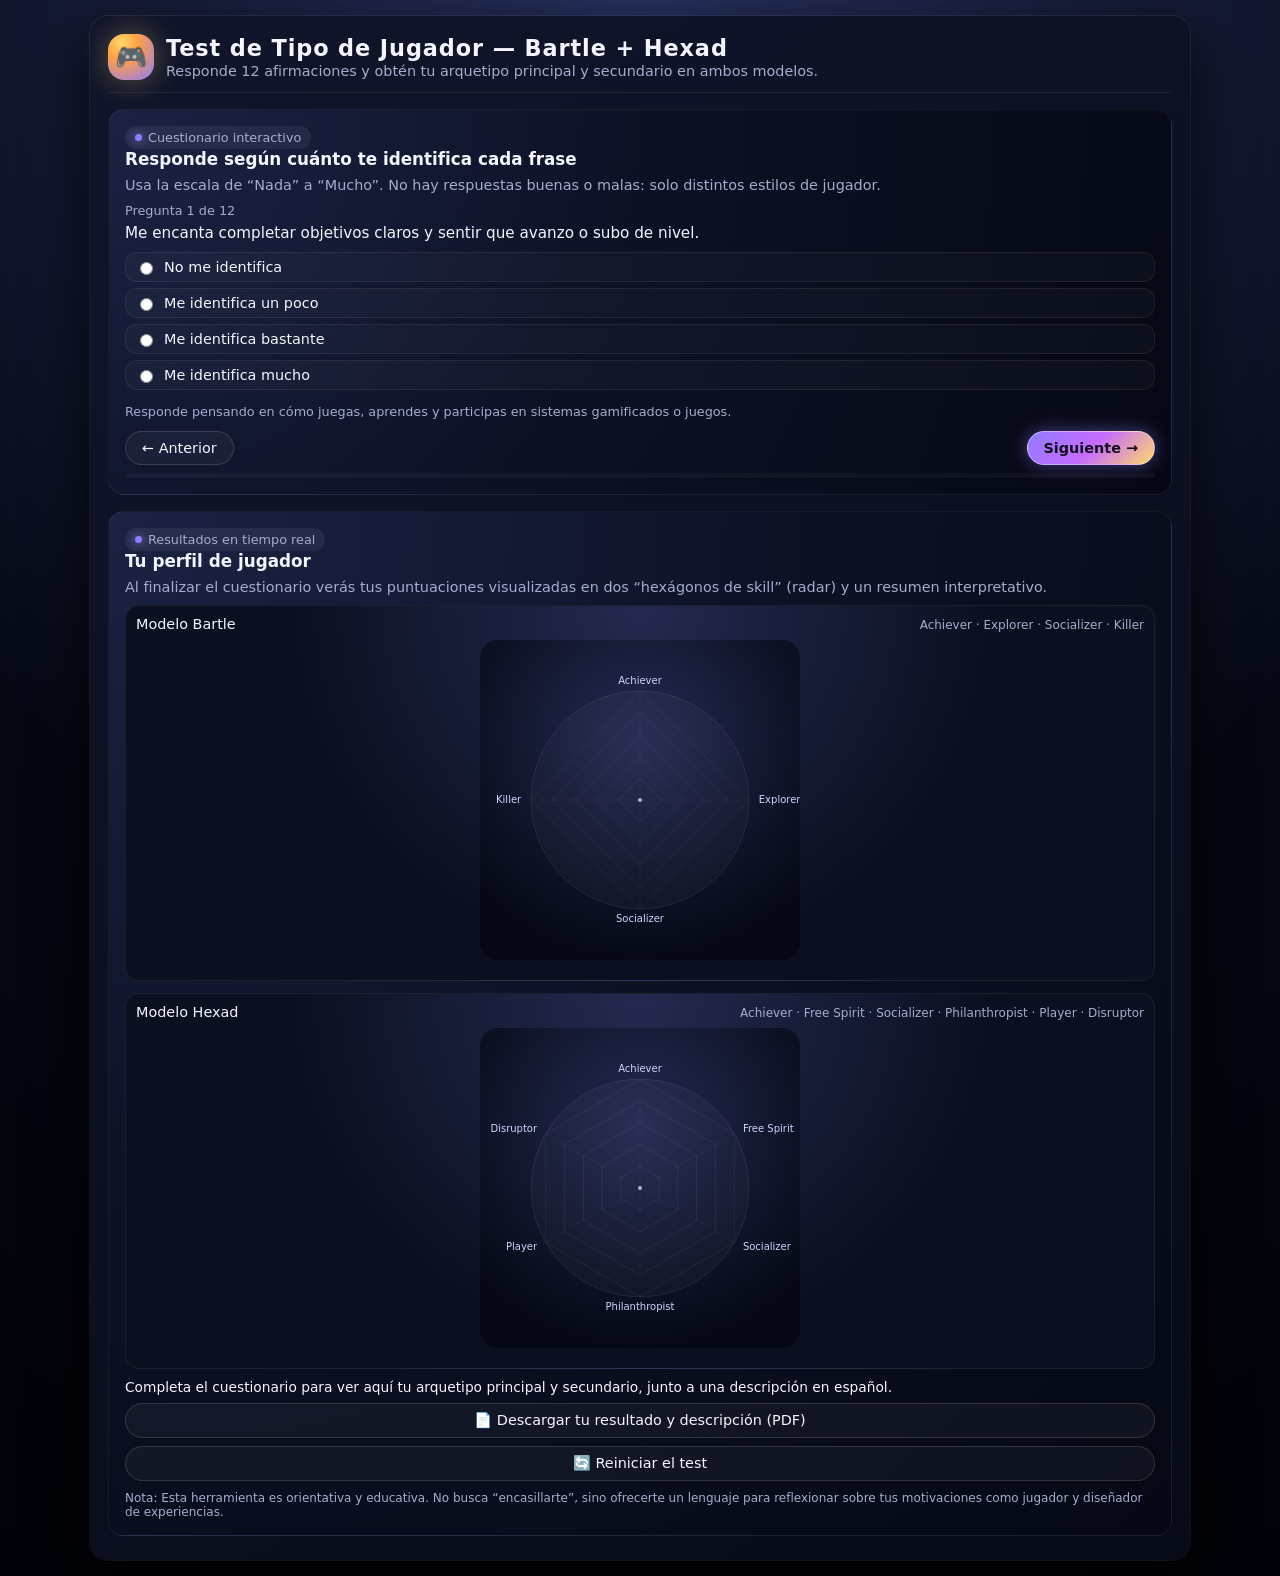
<file: archivo/test-jugador.html>
<!DOCTYPE html>
<html lang="es">
<head>
  <meta charset="UTF-8">
  <title>Test de Tipo de Jugador: Bartle + Hexad</title>
  <meta name="viewport" content="width=device-width, initial-scale=1.0">
  <style>
    :root {
      --bg: #0b1020;
      --card: #141a33;
      --accent: #8f7bff;
      --accent-soft: #8f7bff22;
      --accent-strong: #ffd86b;
      --text-main: #f5f5ff;
      --text-muted: #a6accd;
      --danger: #ff6b81;
    }

    * {
      box-sizing: border-box;
      font-family: system-ui, -apple-system, BlinkMacSystemFont, "Segoe UI", sans-serif;
    }

    body {
      margin: 0;
      min-height: 100vh;
      display: flex;
      align-items: stretch;
      justify-content: center;
      background: radial-gradient(circle at top, #283361 0, #050814 55%, #020308 100%);
      color: var(--text-main);
    }

    .app {
      width: 100%;
      max-width: 1100px;
      margin: 16px;
      background: linear-gradient(145deg, #10152b 0%, #070b18 100%);
      border-radius: 18px;
      padding: 18px 18px 24px;
      box-shadow:
        0 0 0 1px #ffffff11,
        0 18px 60px #000000cc;
    }

    .header {
      display: flex;
      flex-wrap: wrap;
      align-items: center;
      gap: 12px;
      margin-bottom: 16px;
      border-bottom: 1px solid #ffffff11;
      padding-bottom: 12px;
    }

    .header-icon {
      width: 46px;
      height: 46px;
      border-radius: 16px;
      background: radial-gradient(circle at 30% 20%, #ffd86b 0, #ff9f43 35%, #8f7bff 100%);
      display: flex;
      align-items: center;
      justify-content: center;
      box-shadow: 0 0 30px #ffd86b55;
      flex-shrink: 0;
    }

    .header-icon span {
      font-size: 26px;
    }

    .header-text h1 {
      margin: 0;
      font-size: 1.4rem;
      letter-spacing: 0.04em;
    }

    .header-text p {
      margin: 2px 0 0;
      color: var(--text-muted);
      font-size: 0.9rem;
    }

    .layout {
      display: flex;
      flex-direction: column;
      gap: 16px;
    }

    .card {
      background: radial-gradient(circle at top left, #1b2344 0, #0c1124 48%, #050814 100%);
      border-radius: 16px;
      padding: 16px;
      border: 1px solid #ffffff11;
    }

    .card h2 {
      margin: 0 0 8px;
      font-size: 1.05rem;
    }

    .card p {
      margin: 0 0 10px;
      color: var(--text-muted);
      font-size: 0.9rem;
    }

    .badge {
      display: inline-flex;
      align-items: center;
      gap: 6px;
      background: #ffffff0f;
      border-radius: 999px;
      padding: 4px 10px;
      font-size: 0.8rem;
      color: var(--text-muted);
    }

    .badge-dot {
      width: 7px;
      height: 7px;
      border-radius: 999px;
      background: var(--accent);
      box-shadow: 0 0 10px var(--accent);
    }

    .question-number {
      font-size: 0.8rem;
      color: var(--text-muted);
      margin-bottom: 6px;
    }

    .question-text {
      margin-bottom: 10px;
      font-size: 0.95rem;
    }

    .options {
      display: flex;
      flex-direction: column;
      gap: 6px;
      margin-bottom: 14px;
    }

    .option-label {
      display: flex;
      align-items: center;
      gap: 8px;
      padding: 6px 9px;
      border-radius: 12px;
      background: #ffffff07;
      border: 1px solid #ffffff11;
      cursor: pointer;
      font-size: 0.9rem;
      transition: background 0.15s, border-color 0.15s, transform 0.06s;
    }

    .option-label:hover {
      background: #ffffff0f;
      border-color: var(--accent-soft);
      transform: translateY(-1px);
    }

    .option-input {
      accent-color: var(--accent);
    }

    .helper-text {
      font-size: 0.8rem;
      color: var(--text-muted);
    }

    .buttons {
      display: flex;
      justify-content: space-between;
      gap: 10px;
      margin-top: 12px;
    }

    .btn {
      border-radius: 999px;
      padding: 8px 16px;
      font-size: 0.9rem;
      border: 1px solid transparent;
      background: #ffffff0f;
      color: var(--text-main);
      cursor: pointer;
      display: inline-flex;
      align-items: center;
      gap: 6px;
      transition: background 0.15s, transform 0.06s, box-shadow 0.15s, border-color 0.15s;
    }

    .btn-primary {
      background: linear-gradient(135deg, var(--accent) 0%, #c56bff 50%, #ffd86b 100%);
      color: #120e20;
      box-shadow: 0 0 18px #8f7bff77;
      border-color: #ffffff66;
      font-weight: 600;
    }

    .btn-secondary {
      background: #ffffff0a;
      border-color: #ffffff22;
    }

    .btn:active {
      transform: translateY(1px);
      box-shadow: none;
    }

    .btn-download,
    .btn-reset {
      margin-top: 8px;
      justify-content: center;
      width: 100%;
    }

    .progress {
      margin-top: 8px;
      height: 5px;
      border-radius: 999px;
      background: #ffffff08;
      overflow: hidden;
    }

    .progress-bar {
      height: 100%;
      width: 0%;
      background: linear-gradient(90deg, #ffd86b, #ff9f43, #ff6bcb);
      transition: width 0.25s ease-out;
    }

    .results-grid {
      display: flex;
      flex-direction: column;
      gap: 12px;
      margin-top: 6px;
    }

    .radar-container {
      background: radial-gradient(circle at top, #222a4f 0, #0b1020 55%);
      border-radius: 14px;
      padding: 10px;
      border: 1px solid #ffffff11;
    }

    .radar-title {
      font-size: 0.9rem;
      margin-bottom: 4px;
      display: flex;
      justify-content: space-between;
      align-items: baseline;
    }

    .radar-subtitle {
      font-size: 0.75rem;
      color: var(--text-muted);
    }

    .radar-wrapper {
      width: 100%;
      display: flex;
      justify-content: center;
      align-items: center;
      padding-top: 4px;
    }

    .radar-legend {
      margin-top: 6px;
      display: flex;
      flex-wrap: wrap;
      gap: 4px 8px;
      font-size: 0.75rem;
      color: var(--text-muted);
    }

    .pill {
      padding: 2px 8px;
      border-radius: 999px;
      background: #ffffff0a;
      border: 1px solid #ffffff11;
    }

    .summary {
      margin-top: 10px;
      font-size: 0.86rem;
    }

    .summary strong {
      color: var(--accent-strong);
    }

    .alert {
      margin-top: 6px;
      font-size: 0.8rem;
      color: var(--danger);
      display: none;
    }

    .footer-note {
      margin-top: 10px;
      font-size: 0.75rem;
      color: var(--text-muted);
    }

    .tagline {
      font-size: 0.78rem;
      color: var(--text-muted);
      margin-top: 2px;
    }

    .tagline span {
      color: var(--accent-strong);
    }

    /* Estilos para impresión (PDF) */
    @media print {
      body {
        background: #ffffff;
      }
      .app {
        box-shadow: none;
        margin: 0;
        border-radius: 0;
        background: #ffffff;
        color: #000000;
      }
      .card {
        background: #ffffff;
        border-color: #cccccc;
      }
      .header-icon {
        box-shadow: none;
      }
      .btn,
      .progress,
      .alert {
        display: none !important;
      }
    }
  </style>
</head>
<body>
<div class="app">
  <div class="header">
    <div class="header-icon">
      <span>🎮</span>
    </div>
    <div class="header-text">
      <h1>Test de Tipo de Jugador — Bartle + Hexad</h1>
      <p>Responde 12 afirmaciones y obtén tu arquetipo principal y secundario en ambos modelos.</p>      
    </div>
  </div>

  <div class="layout">
    <!-- PREGUNTAS -->
    <div class="card">
      <div class="badge">
        <span class="badge-dot"></span>
        <span>Cuestionario interactivo</span>
      </div>
      <h2>Responde según cuánto te identifica cada frase</h2>
      <p>Usa la escala de “Nada” a “Mucho”. No hay respuestas buenas o malas: solo distintos estilos de jugador.</p>

      <div id="question-block">
        <div class="question-number" id="question-number"></div>
        <div class="question-text" id="question-text"></div>

        <div class="options">
          <label class="option-label">
            <input class="option-input" type="radio" name="answer" value="0">
            <span>No me identifica</span>
          </label>
          <label class="option-label">
            <input class="option-input" type="radio" name="answer" value="1">
            <span>Me identifica un poco</span>
          </label>
          <label class="option-label">
            <input class="option-input" type="radio" name="answer" value="2">
            <span>Me identifica bastante</span>
          </label>
          <label class="option-label">
            <input class="option-input" type="radio" name="answer" value="3">
            <span>Me identifica mucho</span>
          </label>
        </div>

        <div class="helper-text">
          Responde pensando en cómo juegas, aprendes y participas en sistemas gamificados o juegos.
        </div>

        <div class="alert" id="alert">Por favor, selecciona una opción antes de continuar.</div>

        <div class="buttons">
          <button class="btn btn-secondary" id="btn-back">← Anterior</button>
          <button class="btn btn-primary" id="btn-next">Siguiente →</button>
        </div>

        <div class="progress">
          <div class="progress-bar" id="progress-bar"></div>
        </div>
      </div>
    </div>

    <!-- RESULTADOS -->
    <div class="card">
      <div class="badge">
        <span class="badge-dot"></span>
        <span>Resultados en tiempo real</span>
      </div>
      <h2>Tu perfil de jugador</h2>
      <p>Al finalizar el cuestionario verás tus puntuaciones visualizadas en dos “hexágonos de skill” (radar) y un resumen interpretativo.</p>

      <div class="results-grid">
        <div class="radar-container">
          <div class="radar-title">
            <span>Modelo Bartle</span>
            <span class="radar-subtitle">Achiever · Explorer · Socializer · Killer</span>
          </div>
          <div class="radar-wrapper">
            <div id="bartle-radar"></div>
          </div>
          <div class="radar-legend" id="bartle-legend"></div>
        </div>

        <div class="radar-container">
          <div class="radar-title">
            <span>Modelo Hexad</span>
            <span class="radar-subtitle">Achiever · Free Spirit · Socializer · Philanthropist · Player · Disruptor</span>
          </div>
          <div class="radar-wrapper">
            <div id="hexad-radar"></div>
          </div>
          <div class="radar-legend" id="hexad-legend"></div>
        </div>
      </div>

      <div class="summary" id="summary-text">
        Completa el cuestionario para ver aquí tu arquetipo principal y secundario, junto a una descripción en español.
      </div>

      <button class="btn btn-secondary btn-download" id="btn-download">📄 Descargar tu resultado y descripción (PDF)</button>
      <button class="btn btn-secondary btn-reset" id="btn-reset">🔄 Reiniciar el test</button>

      <div class="footer-note">
        Nota: Esta herramienta es orientativa y educativa. No busca “encasillarte”, sino ofrecerte un lenguaje para reflexionar sobre tus motivaciones como jugador y diseñador de experiencias.
      </div>
    </div>
  </div>
</div>

<script>
  // --- Definición de modelos ---
  const bartleTypes = ["Achiever", "Explorer", "Socializer", "Killer"];
  const hexadTypes = ["Achiever", "Free Spirit", "Socializer", "Philanthropist", "Player", "Disruptor"];

  // Descripciones en español
  const bartleDescriptions = {
    "Achiever": "Achiever (logrador/a): disfrutas completar objetivos, avanzar, optimizar y ver tu progreso. Sueles sentir satisfacción al desbloquear logros, terminar misiones y ver números subir.",
    "Explorer": "Explorer (explorador/a): te mueve la curiosidad. Te gusta entender cómo funcionan los sistemas, descubrir caminos ocultos, probar cosas nuevas y experimentar sin que necesariamente haya un premio explícito.",
    "Socializer": "Socializer (socializador/a): la experiencia tiene sentido cuando hay otras personas. Valoras las conversaciones, el trabajo colaborativo, construir comunidad y sentirte parte de un grupo.",
    "Killer": "Killer (desafiante/competitivo): te motivan la competencia, los duelos, los rankings y poner a prueba tu capacidad frente a otros. También puedes disfrutar desafiando las reglas y tensando un poco el sistema."
  };

  const hexadDescriptions = {
    "Achiever": "Achiever (competencia y maestría): disfrutas superar retos, desarrollar habilidades y perfeccionar tu desempeño. Te motivan los desafíos bien diseñados y el feedback sobre tu progreso.",
    "Free Spirit": "Free Spirit (espíritu libre): valoras la autonomía, la exploración y la creatividad. Prefieres sistemas que te permitan decidir tu camino, experimentar y personalizar la experiencia.",
    "Socialiser": "Socialiser (vínculos sociales): te importa relacionarte, conversar, colaborar y sentirte parte de una red de personas. Las mecánicas sociales y cooperativas suelen engancharte mucho.",
    "Philanthropist": "Philanthropist (propósito y ayuda): te mueve contribuir, ayudar a otros y aportar a algo con sentido. Te gustan las experiencias donde tu participación mejora la experiencia de las demás personas.",
    "Player": "Player (recompensas e incentivos): respondes bien a recompensas claras: puntos, monedas, badges, descuentos, premios. No es algo superficial: simplemente disfrutas cuando el sistema reconoce y tangibiliza tu participación.",
    "Disruptor": "Disruptor (cambio y cuestionamiento): tiendes a cuestionar las reglas, proponer cambios y hackear sistemas para que funcionen mejor (o al menos diferente). Te interesan las experiencias donde puedas experimentar con las estructuras del juego."
  };

  const reflectionText = "Importante: ningún test puede capturar toda la complejidad de una persona. Tu perfil puede variar según el contexto, el tipo de juego, la comunidad y el momento de tu vida. Usa este resultado como un mapa aproximado, no como una etiqueta fija. Como humanos, tenemos muchas capas y podemos activar distintos \"tipos de jugador\" según las mecánicas, la narrativa y el propósito de la experiencia.";

  // --- Preguntas ---
  const questions = [
    {
      text: "Me encanta completar objetivos claros y sentir que avanzo o subo de nivel.",
      bartle: { "Achiever": 1 },
      hexad: { "Achiever": 1, "Player": 0.5 }
    },
    {
      text: "Disfruto explorar sistemas, descubrir trucos, caminos ocultos o nuevas posibilidades.",
      bartle: { "Explorer": 1 },
      hexad: { "Free Spirit": 1 }
    },
    {
      text: "Me gusta conectar con otras personas, conversar, colaborar y sentirme parte de un grupo.",
      bartle: { "Socializer": 1 },
      hexad: { "Socialiser": 1, "Philanthropist": 0.5 }
    },
    {
      text: "Me motivan los desafíos competitivos, rankings y demostrar que puedo estar arriba.",
      bartle: { "Killer": 1, "Achiever": 0.5 },
      hexad: { "Player": 1 }
    },
    {
      text: "Prefiero tener libertad para experimentar y hacer las cosas a mi manera dentro de un sistema.",
      bartle: { "Explorer": 0.8 },
      hexad: { "Free Spirit": 1 }
    },
    {
      text: "Me llena ayudar a otros, compartir recursos o conocimientos y contribuir a algo más grande.",
      bartle: { "Socializer": 0.8 },
      hexad: { "Philanthropist": 1 }
    },
    {
      text: "Me motivan las recompensas tangibles (puntos, monedas, premios, descuentos, etc.).",
      bartle: { "Achiever": 1 },
      hexad: { "Player": 1 }
    },
    {
      text: "Si veo que un sistema es injusto o aburrido, me dan ganas de desafiarlo o cambiar las reglas.",
      bartle: { "Killer": 1 },
      hexad: { "Disruptor": 1 }
    },
    {
      text: "Disfruto las historias largas, con misiones encadenadas y mundos que se van desarrollando.",
      bartle: { "Explorer": 0.9 },
      hexad: { "Free Spirit": 0.8, "Achiever": 0.4 }
    },
    {
      text: "Me encanta personalizar mi experiencia: avatar, entorno, forma de jugar o aprender.",
      bartle: { "Explorer": 0.7 },
      hexad: { "Free Spirit": 1, "Player": 0.6 }
    },
    {
      text: "Me motiva más colaborar con otros que competir contra ellos.",
      bartle: { "Socializer": 1 },
      hexad: { "Socialiser": 1, "Philanthropist": 0.6 }
    },
    {
      text: "Cuando algo no tiene sentido, me gusta cuestionarlo, proponer cambios o incluso 'hackearlo' para que funcione mejor.",
      bartle: { "Killer": 0.8, "Explorer": 0.5 },
      hexad: { "Disruptor": 1 }
    }
  ];

  // --- Estado ---
  let currentIndex = 0;
  let answers = Array(questions.length).fill(null);

  const scoresBartle = {};
  const scoresHexad = {};
  bartleTypes.forEach(t => scoresBartle[t] = 0);
  hexadTypes.forEach(t => scoresHexad[t] = 0);

  // --- Referencias DOM ---
  const questionNumberEl = document.getElementById("question-number");
  const questionTextEl = document.getElementById("question-text");
  const alertEl = document.getElementById("alert");
  const progressBarEl = document.getElementById("progress-bar");
  const btnNext = document.getElementById("btn-next");
  const btnBack = document.getElementById("btn-back");
  const btnDownload = document.getElementById("btn-download");
  const btnReset = document.getElementById("btn-reset");
  const summaryTextEl = document.getElementById("summary-text");
  const bartleRadarEl = document.getElementById("bartle-radar");
  const hexadRadarEl = document.getElementById("hexad-radar");
  const bartleLegendEl = document.getElementById("bartle-legend");
  const hexadLegendEl = document.getElementById("hexad-legend");

  const optionInputs = document.querySelectorAll(".option-input");

  // --- Funciones principales ---
  function loadQuestion(index) {
    const q = questions[index];
    questionNumberEl.textContent = `Pregunta ${index + 1} de ${questions.length}`;
    questionTextEl.textContent = q.text;
    alertEl.style.display = "none";

    const prevValue = answers[index];
    optionInputs.forEach(input => {
      input.checked = (prevValue !== null && Number(input.value) === prevValue);
    });

    btnBack.disabled = (index === 0);
    btnNext.textContent = (index === questions.length - 1) ? "Ver resultados" : "Siguiente →";

    const progress = ((index) / questions.length) * 100;
    progressBarEl.style.width = `${progress}%`;
  }

  function getSelectedValue() {
    let selected = null;
    optionInputs.forEach(input => {
      if (input.checked) selected = Number(input.value);
    });
    return selected;
  }

  function resetScores() {
    bartleTypes.forEach(t => scoresBartle[t] = 0);
    hexadTypes.forEach(t => scoresHexad[t] = 0);
  }

  function computeScores() {
    resetScores();
    questions.forEach((q, index) => {
      const value = answers[index];
      if (value === null) return;
      Object.keys(q.bartle).forEach(type => {
        scoresBartle[type] += value * q.bartle[type];
      });
      Object.keys(q.hexad).forEach(type => {
        scoresHexad[type] += value * q.hexad[type];
      });
    });
  }

  function computePercentages(scores, types) {
    let maxScore = 0;
    types.forEach(t => {
      if (scores[t] > maxScore) maxScore = scores[t];
    });
    if (maxScore === 0) {
      return types.map(() => 0);
    }
    return types.map(t => Math.round((scores[t] / maxScore) * 100));
  }

  // --- Radar genérico (ajustado para que no se corten labels) ---
  function drawRadar(container, labels, percentages, colorStroke, colorFill) {
    const size = 320;
    const cx = size / 2;
    const cy = size / 2;
    const maxRadius = size * 0.34;
    const n = labels.length;

    function pointAt(angle, radiusFactor) {
      const r = maxRadius * radiusFactor;
      const x = cx + r * Math.cos(angle);
      const y = cy + r * Math.sin(angle);
      return `${x.toFixed(1)},${y.toFixed(1)}`;
    }

    function polygonPoints(factorArray) {
      let pts = "";
      for (let i = 0; i < n; i++) {
        const angle = (2 * Math.PI / n) * i - Math.PI / 2;
        const factor = Array.isArray(factorArray) ? (factorArray[i] / 100) : factorArray;
        pts += pointAt(angle, factor) + " ";
      }
      return pts.trim();
    }

    const gridLevels = [0.2, 0.4, 0.6, 0.8, 1.0];

    let labelsSvg = "";
    for (let i = 0; i < n; i++) {
      const angle = (2 * Math.PI / n) * i - Math.PI / 2;
      const labelRadius = maxRadius + 10;
      const x = cx + labelRadius * Math.cos(angle);
      const y = cy + labelRadius * Math.sin(angle);
      const align = Math.cos(angle) > 0.2 ? "start" : (Math.cos(angle) < -0.2 ? "end" : "middle");
      labelsSvg += `<text x="${x.toFixed(1)}" y="${y.toFixed(1)}"
                        text-anchor="${align}" dominant-baseline="middle"
                        fill="#cfd4ff" font-size="10">${labels[i]}</text>`;
    }

    let gridSvg = "";
    gridLevels.forEach(level => {
      gridSvg += `<polygon points="${polygonPoints(level)}" fill="none"
                  stroke="#ffffff14" stroke-width="0.8"/>`;
    });

    let axesSvg = "";
    for (let i = 0; i < n; i++) {
      const angle = (2 * Math.PI / n) * i - Math.PI / 2;
      const x = cx + maxRadius * Math.cos(angle);
      const y = cy + maxRadius * Math.sin(angle);
      axesSvg += `<line x1="${cx}" y1="${cy}" x2="${x.toFixed(1)}" y2="${y.toFixed(1)}"
                  stroke="#ffffff10" stroke-width="0.6"/>`;
    }

    const dataPoints = polygonPoints(percentages);

    const svg = `
      <svg width="${size}" height="${size}" viewBox="0 0 ${size} ${size}">
        <defs>
          <radialGradient id="radarBg" cx="50%" cy="30%" r="70%">
            <stop offset="0%" stop-color="#242b52"/>
            <stop offset="100%" stop-color="#050814"/>
          </radialGradient>
        </defs>
        <rect x="0" y="0" width="${size}" height="${size}" fill="url(#radarBg)" rx="18"/>
        <g>
          <circle cx="${cx}" cy="${cy}" r="${maxRadius}" fill="#ffffff06"
                  stroke="#ffffff15" stroke-width="1"/>
          ${gridSvg}
          ${axesSvg}
        </g>
        <polygon points="${dataPoints}"
          fill="${colorFill}" stroke="${colorStroke}" stroke-width="2" />
        <circle cx="${cx}" cy="${cy}" r="2" fill="#ffffffaa"/>
        ${labelsSvg}
      </svg>
    `;
    container.innerHTML = svg;
  }

  function updateLegends() {
    const bartlePerc = computePercentages(scoresBartle, bartleTypes);
    const hexadPerc = computePercentages(scoresHexad, hexadTypes);

    bartleLegendEl.innerHTML = "";
    bartleTypes.forEach((t, i) => {
      const pill = document.createElement("span");
      pill.className = "pill";
      pill.textContent = `${t}: ${bartlePerc[i]}%`;
      bartleLegendEl.appendChild(pill);
    });

    hexadLegendEl.innerHTML = "";
    hexadTypes.forEach((t, i) => {
      const pill = document.createElement("span");
      pill.className = "pill";
      pill.textContent = `${t}: ${hexadPerc[i]}%`;
      hexadLegendEl.appendChild(pill);
    });

    drawRadar(bartleRadarEl, bartleTypes, bartlePerc, "#ffd86b", "rgba(255,216,107,0.35)");
    drawRadar(hexadRadarEl, hexadTypes, hexadPerc, "#8f7bff", "rgba(143,123,255,0.35)");
  }

  function updateSummary() {
    const bartlePerc = computePercentages(scoresBartle, bartleTypes);
    const hexadPerc = computePercentages(scoresHexad, hexadTypes);

    function topTwo(types, perc) {
      const arr = types.map((t, i) => ({ type: t, value: perc[i] }));
      arr.sort((a, b) => b.value - a.value);
      return arr.slice(0, 2);
    }

    const topBartle = topTwo(bartleTypes, bartlePerc);
    const topHexad = topTwo(hexadTypes, hexadPerc);

    if (topBartle[0].value === 0 && topHexad[0].value === 0) {
      summaryTextEl.textContent = "Responde el cuestionario para ver aquí tu arquetipo principal y secundario en Bartle y Hexad, junto con una interpretación en español.";
      return;
    }

    const b1 = topBartle[0];
    const b2 = topBartle[1];
    const h1 = topHexad[0];
    const h2 = topHexad[1];

    summaryTextEl.innerHTML = `
      <p><strong>Modelo Bartle:</strong> tu tendencia principal es <strong>${b1.type}</strong> (${b1.value}%), con un matiz secundario <strong>${b2.type}</strong> (${b2.value}%).</p>
      <p>${bartleDescriptions[b1.type] || ""}</p>
      <p>Tu matiz secundario (<strong>${b2.type}</strong>) indica que también te reconoces en este estilo: ${bartleDescriptions[b2.type] || ""}</p>
      <hr style="border-color:#ffffff11; margin:8px 0;">
      <p><strong>Modelo Hexad:</strong> destacas como <strong>${h1.type}</strong> (${h1.value}%), seguido de <strong>${h2.type}</strong> (${h2.value}%).</p>
      <p>${hexadDescriptions[h1.type] || ""}</p>
      <p>Tu tendencia secundaria <strong>${h2.type}</strong> añade matices importantes a tu perfil: ${hexadDescriptions[h2.type] || ""}</p>
      <hr style="border-color:#ffffff11; margin:8px 0;">
      <p>${reflectionText}</p>
    `;
  }

  function showResults() {
    computeScores();
    updateLegends();
    updateSummary();
    progressBarEl.style.width = "100%";
  }

  function resetTest() {
    currentIndex = 0;
    answers = Array(questions.length).fill(null);
    resetScores();
    optionInputs.forEach(input => { input.checked = false; });
    progressBarEl.style.width = "0%";
    alertEl.style.display = "none";
    summaryTextEl.textContent = "Completa el cuestionario para ver aquí tu arquetipo principal y secundario, junto a una descripción en español.";
    drawRadar(bartleRadarEl, bartleTypes, [0, 0, 0, 0], "#444b70", "rgba(255,255,255,0.03)");
    drawRadar(hexadRadarEl, hexadTypes, [0, 0, 0, 0, 0, 0], "#444b70", "rgba(255,255,255,0.03)");
    bartleLegendEl.innerHTML = "";
    hexadLegendEl.innerHTML = "";
    loadQuestion(currentIndex);
    window.scrollTo({ top: 0, behavior: "smooth" });
  }

  // --- Listeners ---
  btnNext.addEventListener("click", () => {
    const value = getSelectedValue();
    if (value === null) {
      alertEl.style.display = "block";
      return;
    }
    alertEl.style.display = "none";
    answers[currentIndex] = value;

    if (currentIndex < questions.length - 1) {
      currentIndex++;
      loadQuestion(currentIndex);
    } else {
      showResults();
    }
  });

  btnBack.addEventListener("click", () => {
    if (currentIndex > 0) {
      const value = getSelectedValue();
      if (value !== null) {
        answers[currentIndex] = value;
      }
      currentIndex--;
      loadQuestion(currentIndex);
    }
  });

  optionInputs.forEach(input => {
    input.addEventListener("change", () => {
      alertEl.style.display = "none";
    });
  });

  btnDownload.addEventListener("click", () => {
    window.print();
  });

  btnReset.addEventListener("click", resetTest);

  // --- Estado inicial ---
  loadQuestion(currentIndex);
  drawRadar(bartleRadarEl, bartleTypes, [0, 0, 0, 0], "#444b70", "rgba(255,255,255,0.03)");
  drawRadar(hexadRadarEl, hexadTypes, [0, 0, 0, 0, 0, 0], "#444b70", "rgba(255,255,255,0.03)");
</script>
</body>
</html>
</file>
<file: assets/styles.css>
:root{--bg:#f6f5f9;--paper:#fff;--ink:#272437;--muted:#716e80;--purple:#6652d5;--lavender:#eeebff;--lime:#d7f48a;--line:#e7e4ef;--coral:#dc765f;--mint:#b9e8d3;--radius:22px}*{box-sizing:border-box}html{scroll-behavior:smooth}body{margin:0;background:var(--bg);color:var(--ink);font-family:Inter,"Segoe UI",Arial,sans-serif;font-size:15px;line-height:1.55}button,input,select{font:inherit}button,a,input,select,summary{touch-action:manipulation}button,a{transition:background .15s,color .15s,transform .15s}button{cursor:pointer}a{color:var(--purple);text-underline-offset:4px}a:hover{color:#47359b}button:focus-visible,a:focus-visible,input:focus-visible,select:focus-visible,summary:focus-visible{outline:3px solid var(--purple);outline-offset:4px}h1,h2,h3,p{margin-top:0}h1{font-size:clamp(36px,4.6vw,61px);line-height:1.05;letter-spacing:-2.6px;font-weight:780;margin:14px 0 20px}h1 span{color:var(--purple)}h2{font-size:21px;letter-spacing:-.6px;line-height:1.3;margin:6px 0 14px}h3{font-size:19px;margin:9px 0}p{margin-bottom:16px}small{display:block}.sidebar{position:fixed;inset:0 auto 0 0;width:260px;background:var(--paper);border-right:1px solid var(--line);padding:34px 24px;display:flex;flex-direction:column;z-index:5}.brand{display:flex;gap:12px;align-items:center;text-decoration:none;color:var(--ink);font-size:31px;letter-spacing:-1px;line-height:1.1;font-weight:800}.brand-icon{background:var(--purple);border-radius:14px;color:#fff;width:48px;height:48px;display:grid;place-items:center;font-size:36px;letter-spacing:-2px}.brand-small{display:block;font-size:8px;letter-spacing:1.1px;margin-top:7px}.side-label,.eyebrow{font-size:10px;letter-spacing:1.6px;font-weight:750}.side-label{color:var(--muted);margin:57px 0 17px}.sidebar nav{display:grid;gap:10px}.sidebar nav a{display:flex;gap:12px;align-items:center;padding:15px 13px;border-radius:14px;text-decoration:none;color:var(--muted);font-weight:650}.sidebar nav a.active{background:var(--lavender);color:var(--purple)}.nav-symbol{font-size:12px;line-height:30px;text-align:center;border:1px solid currentColor;border-radius:9px;width:30px;height:30px;flex-shrink:0}.sidebar nav small{font-size:10px;font-weight:400;margin-top:3px}.arrow{margin-left:auto}.route-progress{margin-top:45px;background:var(--bg);padding:20px 16px;border-radius:17px}.route-progress .eyebrow{font-size:8px;letter-spacing:1px}.route-progress strong{display:block;font-size:16px;margin:12px 0}.route-progress p{font-size:11px;color:var(--muted);margin:12px 0 0}.side-bottom{margin-top:auto;padding-top:25px}.side-bottom>span{font-size:10px;display:block;color:var(--muted);margin-top:16px}.text-button{background:none;border:0;padding:0;color:var(--purple);font-size:inherit;text-align:left;text-decoration:underline;text-underline-offset:4px}.side-bottom button{font-size:12px;text-decoration:none}main{margin-left:260px;padding:0 46px 24px;max-width:1550px}.topbar{height:90px;display:flex;align-items:center;justify-content:space-between;gap:16px;border-bottom:1px solid var(--line);margin-bottom:36px;font-size:10px;font-weight:650;letter-spacing:1.1px;color:var(--muted)}.local-pill{background:var(--paper);border:1px solid var(--line);padding:8px 12px;border-radius:25px;font-size:10px;font-weight:400;letter-spacing:0;white-space:nowrap;display:flex;align-items:center;gap:7px}.local-pill i{height:6px;width:6px;border-radius:50%;background:#3c8861}.page-heading{display:flex;justify-content:space-between;align-items:center;gap:26px;margin-bottom:26px}.page-heading p{font-size:16px;color:var(--muted);max-width:560px;margin-bottom:0}.heading-sticker{width:168px;flex-shrink:0;min-height:154px;display:flex;flex-direction:column;justify-content:center;background:var(--lime);padding:20px 24px;border-radius:30px 30px 30px 3px;transform:rotate(6deg);font-size:12px;font-weight:600;letter-spacing:.5px;line-height:1.6;box-shadow:4px 6px 0 #e9e7ed}.heading-sticker strong{font-size:11px}.mint{background:var(--mint)}.coral{background:#f5b5a7}.notice{font-size:12px;background:var(--lavender);border:1px solid #ded7fb;border-radius:12px;padding:13px 17px;margin-bottom:26px}.coral-notice{background:#fff1ea;border-color:#f4d2c2}.section-line{display:flex;align-items:center;justify-content:space-between;gap:16px;margin-bottom:17px}.section-line h2{margin:0}.inline-label{display:flex;gap:12px;align-items:center;font-size:12px}.inline-label input{padding:7px 9px;max-width:165px}.stats{display:grid;grid-template-columns:repeat(3,1fr);gap:17px;margin-bottom:23px}.stat{background:var(--paper);border:1px solid var(--line);border-radius:17px;padding:21px 23px}.stat>span{color:var(--muted);font-size:12px}.stat strong{display:block;font-size:clamp(22px,2.8vw,34px);letter-spacing:-1.2px;margin:10px 0 7px;overflow-wrap:anywhere}.stat small{font-size:10px;color:var(--muted)}.dark{background:var(--ink);color:white;border-color:var(--ink)}.dark>span,.dark small{color:#d2cedf}.grid{display:grid;grid-template-columns:1fr 1fr;gap:22px;margin-bottom:23px}.budget-grid{grid-template-columns:1.12fr 1fr}.card{background:var(--paper);border:1px solid var(--line);border-radius:var(--radius);padding:26px;min-width:0;margin-bottom:23px}.grid>.card{margin:0}.card p{color:var(--muted);font-size:13px}.card-heading{display:flex;align-items:center;justify-content:space-between;gap:12px;margin-bottom:10px}.card-heading h2{margin-bottom:0}.mini-badge{border:1px solid var(--line);border-radius:6px;font-size:9px;padding:6px 8px;white-space:nowrap;letter-spacing:.8px;color:var(--muted)}.allocation{margin-top:24px}.allocation label{display:flex;align-items:center;justify-content:space-between;font-size:13px}.allocation output{font-weight:700;color:var(--purple)}input,select{width:100%;border:1px solid #dedbe8;background:#fff;border-radius:9px;padding:10px 11px;color:var(--ink);min-height:42px;min-width:0}input[type=range]{padding:0;min-height:24px;accent-color:var(--purple);margin:8px 0 20px;border:0;box-shadow:none}.allocation-row{display:flex;justify-content:space-between;font-size:13px;border-top:1px solid var(--line);padding-top:16px}.stacked{display:flex;overflow:hidden;height:13px;border-radius:9px;background:var(--line);margin:18px 0 12px}.stacked>span{height:100%}.legend{display:flex;gap:14px;flex-wrap:wrap;font-size:10px;color:var(--muted)}.legend span{display:flex;align-items:center;gap:6px}.dot{width:8px;height:8px;border-radius:50%;display:inline-block;flex-shrink:0}.purple{background:var(--purple)}.gray{background:#8b879d}.green{background:#a8ce59}.coral-dot{background:var(--coral)}.feedback{background:var(--bg);border-radius:10px;padding:11px 14px;font-size:12px!important;margin:18px 0 0!important;color:var(--ink)!important}.goal-card{background:linear-gradient(140deg,#fff,#f5f2ff)}label{display:block;font-size:11px;font-weight:650;margin-bottom:6px}.two{display:grid;grid-template-columns:1fr 1fr;gap:14px;margin-top:15px}.button{display:inline-flex;align-items:center;justify-content:center;background:var(--purple);color:#fff;border:1px solid var(--purple);padding:11px 16px;border-radius:9px;font-size:12px;font-weight:650;text-decoration:none;min-height:42px}.button:hover{background:#5140b7;color:#fff}.button.small{margin-top:14px;padding:8px 14px;font-size:11px;min-height:36px}.secondary{background:var(--lavender);color:var(--purple);border-color:#ded7fb}.danger{background:#fff1eb;color:#a13b30;border-color:#edbdaf}.goal-summary{display:flex;align-items:center;gap:15px;margin:24px 0 9px}.goal-summary strong{font-size:30px;letter-spacing:-1px;color:var(--purple)}.goal-summary span{font-size:11px;color:var(--muted)}progress{appearance:none;display:block;width:100%;border:0;height:8px;border-radius:9px;overflow:hidden;background:#dfdbef}progress::-webkit-progress-bar{background:#dfdbef}progress::-webkit-progress-value{background:var(--purple);border-radius:9px}progress::-moz-progress-bar{background:var(--purple)}.goal-card .muted{font-size:10px;margin:13px 0 0}.muted{color:var(--muted);font-size:12px}.entry-form{display:grid;grid-template-columns:.8fr .85fr 1fr 1.2fr 1fr auto;gap:10px;align-items:end;margin:24px 0}.table-wrap{overflow:auto}table{width:100%;border-collapse:collapse;font-size:12px}th{font-weight:500;color:var(--muted);font-size:10px;text-align:left;padding:11px 8px;border-bottom:1px solid var(--line)}td{padding:13px 8px;border-bottom:1px solid var(--line);max-width:250px;overflow-wrap:anywhere}.align-right{text-align:right}.positive{color:#397756;font-weight:700}.negative{color:#a85044;font-weight:700}.icon-button{border:1px solid var(--line);background:transparent;border-radius:8px;min-height:34px;min-width:34px;font-size:18px;color:var(--muted)}.icon-button:hover{background:var(--lavender)}#spending-summary{margin-top:17px}.mission{display:flex;gap:23px;background:var(--lavender);border:1px solid #e0dbf4;padding:26px;border-radius:var(--radius);margin:24px 0 34px}.mission-number{background:var(--purple);color:white;flex-shrink:0;width:45px;height:45px;border-radius:14px;display:grid;place-items:center;font-size:18px;font-weight:750}.mission h2{margin-top:9px}.mission p{font-size:13px;color:#69617d}.choices{display:flex;gap:10px;flex-wrap:wrap}.choices button{font-size:12px;border:1px solid #d4cceb;border-radius:9px;background:white;color:var(--ink);padding:11px 14px;text-align:left}.choices button:hover{border-color:var(--purple)}.choices button.selected{border-color:var(--purple);background:var(--purple);color:white}.mission .mission-feedback{margin:14px 0 0;color:#514281}.concept-strip{display:grid;grid-template-columns:repeat(3,1fr);gap:20px;margin:15px 0 35px;padding:23px 0;border-top:1px solid var(--line);border-bottom:1px solid var(--line)}.concept-strip strong{font-size:15px}.concept-strip p{font-size:12px;color:var(--muted);margin:7px 0 0}.products{display:grid;grid-template-columns:1fr 1fr;gap:18px;margin-bottom:23px}.product{margin:0;padding:22px}.product details p{margin-top:14px}.product-tag{color:var(--purple);background:var(--lavender);border-radius:6px;padding:4px 8px;display:inline-block;font-size:10px;font-weight:650}.product .product-summary{min-height:45px}.product dl{font-size:12px;display:grid;gap:7px}.product dl div{display:grid;grid-template-columns:65px 1fr;gap:12px}.product dt{color:var(--muted)}.product dd{margin:0}summary{font-size:12px;color:var(--purple);cursor:pointer;font-weight:600}details{margin-top:15px}details p{font-size:12px;color:var(--muted);margin:15px 0 0}.saving-form{display:grid;grid-template-columns:repeat(5,1fr);gap:12px;margin-top:23px;align-items:end}.saving-form button{grid-column:1/-1;justify-self:start}.projection-grid{grid-template-columns:.8fr 1.3fr;align-items:center;margin:26px 0 0}.projection-total span{font-size:12px;color:var(--muted)}.projection-total strong{display:block;font-size:39px;letter-spacing:-1.5px;color:var(--purple);margin:8px 0 18px}.metrics{font-size:12px;display:grid;gap:9px}.metrics>div{display:flex;justify-content:space-between;gap:12px}.metrics dt{color:var(--muted)}.metrics dd{margin:0;font-weight:650}.chart{width:100%;min-height:240px}.chart svg{display:block;width:100%;height:auto}.chart text{font:10px Inter,"Segoe UI",sans-serif;fill:var(--muted)}.chart .axis{stroke:#e7e4ef;stroke-width:1}.chart polyline{fill:none;stroke-width:2.7;stroke-linejoin:round;stroke-linecap:round}.tinted{background:#f0edff}.questions{padding-left:20px;display:grid;gap:12px;font-size:13px;color:var(--muted)}.formula{font-size:15px;background:var(--bg);padding:18px;border-radius:12px;margin-bottom:18px;text-align:center}.formula strong{display:block;font-size:24px;color:var(--purple);margin-top:7px}.dark-card{background:var(--ink);color:white;border-color:var(--ink)}.dark-card p{color:#d2cedf}.dark-card h2{font-size:27px;margin:20px 0}.dark-card .eyebrow{color:var(--lime)}.risk-form{display:grid;grid-template-columns:1.65fr 1fr 1fr auto;gap:13px;align-items:end;margin:25px 0 13px}.risk-stats{margin:21px 0}.risk-stats .stat{background:var(--bg);padding:18px;border:0}.risk-stats .stat.dark{background:var(--ink)}.risk-stats .stat strong{font-size:28px}.wide-chart{min-height:230px}.probability-strip{display:flex;align-items:center;gap:20px;background:var(--bg);padding:17px;border-radius:12px}.probability-strip strong{font-size:30px;color:var(--purple)}.probability-strip span{font-size:12px;color:var(--muted)}footer{display:flex;justify-content:space-between;border-top:1px solid var(--line);padding-top:23px;color:var(--muted);font-size:10px;gap:20px}dialog{border:1px solid var(--line);border-radius:22px;padding:29px;width:min(580px,calc(100% - 30px));max-height:85vh;color:var(--ink)}dialog::backdrop{background:#27243788;backdrop-filter:blur(4px)}dialog p{font-size:13px;color:var(--muted)}.dialog-heading{display:flex;justify-content:space-between;align-items:center;gap:12px}.dialog-heading h2{margin-bottom:12px}.dialog-actions{display:grid;gap:12px;margin:22px 0}.dialog-actions label{margin:0}.sources{display:grid;gap:15px;padding-left:20px;font-size:13px}#toast{position:fixed;bottom:22px;left:calc(50% + 100px);transform:translateX(-50%);background:var(--ink);color:white;border-radius:10px;padding:12px 20px;font-size:12px;z-index:30;max-width:90%;opacity:0;pointer-events:none}#toast.visible{opacity:1}.sr-only{position:absolute;width:1px;height:1px;padding:0;margin:-1px;overflow:hidden;clip:rect(0,0,0,0);white-space:nowrap;border:0}.skip{position:fixed;top:-90px;left:12px;z-index:50;background:white;padding:12px}.skip:focus{top:12px}[hidden]{display:none!important}
@media(min-width:1600px){main{margin-right:auto;margin-left:260px}}
@media(max-width:1200px){main{padding:0 28px 24px}.sidebar{width:225px;padding:30px 19px}main{margin-left:225px}.entry-form{grid-template-columns:repeat(3,1fr)}.entry-form button{width:100%}.saving-form{grid-template-columns:repeat(3,1fr)}.risk-form{grid-template-columns:repeat(2,1fr)}.heading-sticker{width:145px;font-size:10px}.stats{gap:12px}.stat{padding:18px}.legend{gap:10px}}
@media(max-width:920px){.sidebar{position:static;width:auto;padding:18px 24px 12px;border-right:0;border-bottom:1px solid var(--line)}.brand{font-size:25px}.brand-icon{width:39px;height:39px;font-size:29px}.brand-small{font-size:7px}.side-label,.route-progress,.side-bottom{display:none}.sidebar nav{display:flex;margin-top:19px;gap:8px}.sidebar nav a{flex:1;padding:10px;gap:9px;font-size:12px}.sidebar nav small{font-size:9px}.nav-symbol{width:25px;height:25px;line-height:25px;font-size:10px}.arrow{display:none}main{margin:0;padding:0 24px 24px;max-width:none}.topbar{height:66px;margin-bottom:27px}.page-heading{gap:16px}h1{font-size:46px}.projection-grid{grid-template-columns:1fr 1.2fr}#toast{left:50%}}
@media(max-width:640px){main{padding:0 17px 24px}.sidebar{padding:16px 17px 10px}.sidebar nav a{justify-content:center;padding:11px 6px;font-size:11px;gap:6px}.sidebar nav small{display:none}.nav-symbol{border:0;width:auto;height:auto;line-height:1;font-size:10px}.topbar{font-size:8px;gap:10px}.local-pill{font-size:8px;padding:7px 8px}.page-heading{align-items:flex-start;margin-bottom:22px}.heading-sticker{width:100px;min-height:111px;padding:15px 12px;border-radius:20px 20px 20px 2px;font-size:8px;line-height:1.7;margin-top:15px}.heading-sticker strong{font-size:8px}h1{font-size:35px;letter-spacing:-1.5px}.eyebrow{font-size:8px;letter-spacing:1.2px}.page-heading p{font-size:13px}.notice{font-size:11px;padding:12px}.section-line{align-items:flex-start;flex-direction:column;gap:10px}.section-line h2{font-size:19px}.stats{grid-template-columns:1fr 1fr;gap:11px}.stats>.stat:last-child{grid-column:1/-1}.stat{padding:16px}.stat strong{font-size:27px;margin:6px 0}.stat>span{font-size:11px}.stat small{font-size:9px}.grid,.budget-grid,.projection-grid{grid-template-columns:1fr;gap:17px}.card{padding:20px;border-radius:18px;margin-bottom:18px}.card-heading{gap:8px}.card-heading h2{font-size:19px}.entry-form,.saving-form,.risk-form{grid-template-columns:1fr 1fr}.entry-form>div:nth-child(4){grid-column:1/-1}.risk-form>div:first-child{grid-column:1/-1}.risk-form button{grid-column:1/-1}.products{grid-template-columns:1fr;gap:14px}.product .product-summary{min-height:0}.concept-strip{grid-template-columns:1fr;gap:16px;padding:20px 0}.concept-strip p{margin-top:4px}.mission{padding:20px;gap:13px}.mission-number{width:33px;height:33px;border-radius:10px;font-size:13px}.choices{flex-direction:column}.choices button{width:100%}.mission h2{font-size:19px}.mission p{font-size:12px}.projection-total strong{font-size:33px}.saving-form button{width:100%;justify-self:stretch}.chart{min-height:0}.wide-chart{margin-top:25px}.risk-stats .stat strong{font-size:25px}.two{gap:10px}.mini-badge{font-size:8px;white-space:normal;text-align:center}footer{flex-direction:column;gap:12px}table{min-width:500px}.dialog-heading h2{font-size:20px}}
@media(prefers-reduced-motion:reduce){html{scroll-behavior:auto}*{transition:none!important}}
.classroom-banner{display:flex;align-items:center;justify-content:space-between;gap:20px;background:#eaf3de;border:1px solid #d5e5bf;border-radius:16px;padding:18px 22px;margin:0 0 28px}.classroom-banner p{font-size:12px;margin:5px 0 0}.classroom-banner details{margin-top:9px}.classroom-banner ol{font-size:12px;margin:12px 0 0;padding-left:20px;display:grid;gap:7px}.classroom-banner>.button{flex-shrink:0}textarea{font:inherit;width:100%;min-width:0;resize:vertical;padding:10px 12px;border:1px solid #dedbe8;border-radius:9px;color:var(--ink);margin-bottom:12px}textarea:focus-visible{outline:3px solid var(--purple);outline-offset:3px}#feedback-form .two{margin:0 0 16px}#feedback-list article{border:1px solid var(--line);border-radius:10px;padding:13px;margin:14px 0}#feedback-list article p{white-space:pre-wrap;overflow-wrap:anywhere;font-size:12px;margin:8px 0}#feedback-list article strong{font-size:12px}#download-feedback{margin-bottom:15px}@media(max-width:640px){.classroom-banner{flex-direction:column;align-items:stretch;padding:17px}.classroom-banner .button{align-self:flex-start}}
.banner-actions{display:grid;gap:9px;flex-shrink:0}.side-bottom>button{display:block;margin-bottom:12px}.section-help{background:#fff;border:1px solid var(--line);border-radius:12px;padding:13px 17px;margin:0 0 21px}.section-help summary{font-size:13px}.section-help p{font-size:13px;color:var(--muted);margin:14px 0 12px}.section-help .text-button{font-size:12px}.tutorial-tip{border-left:4px solid var(--purple);background:var(--lavender);padding:14px 16px;border-radius:8px;font-size:13px;margin:18px 0}.tutorial-buttons{display:flex;gap:8px;flex-wrap:wrap;margin:20px 0 15px}.tutorial-buttons>.button{flex:1}.button:disabled{opacity:.45;cursor:default}#tutorial-dialog h2{font-size:27px;letter-spacing:-.9px;margin-top:22px}#tutorial-dialog progress{margin-top:14px}#tutorial-skip{font-size:12px}.tutorial-dock{position:fixed;left:284px;right:24px;bottom:max(15px,env(safe-area-inset-bottom));background:var(--ink);color:white;display:flex;justify-content:space-between;align-items:center;gap:15px;padding:16px 20px;border-radius:16px;z-index:20;box-shadow:0 10px 35px #27243744}.tutorial-dock strong{display:block;margin-top:5px;font-size:14px}.tutorial-dock .eyebrow{color:var(--lime);font-size:9px}.tutorial-dock-actions{display:flex;gap:9px;align-items:center;flex-shrink:0}.tutorial-dock .icon-button{color:white;border-color:#777184}.tutorial-highlight{outline:4px solid var(--purple)!important;outline-offset:7px;scroll-margin-top:35px;scroll-margin-bottom:180px;border-radius:10px}body.tutorial-active main{padding-bottom:165px}@media(max-width:1200px){.tutorial-dock{left:246px}}@media(max-width:920px){.tutorial-dock{left:18px;right:18px}.side-bottom{display:flex;gap:18px;align-items:center;margin-top:12px;padding:0}.side-bottom>span{display:none}.side-bottom>button{margin:0;font-size:10px}}@media(max-width:640px){.banner-actions{align-self:stretch}.banner-actions .button{width:100%}.tutorial-dock{align-items:flex-start;flex-direction:column;gap:10px;padding:14px 16px}.tutorial-dock-actions{width:100%}.tutorial-dock-actions>.button{flex:1;font-size:11px;padding:9px}.tutorial-dock strong{font-size:13px}.tutorial-buttons{display:grid;grid-template-columns:1fr 1fr}.tutorial-buttons #tutorial-next{grid-column:1/-1}.tutorial-highlight{outline-offset:4px}#tutorial-dialog{padding:22px}#tutorial-dialog h2{font-size:23px}.section-help summary{font-size:12px}}
.feedback-note-heading{display:flex;flex-wrap:wrap;gap:10px;align-items:center;justify-content:space-between}.feedback-badge{display:inline-block;padding:4px 10px;border-radius:999px;font-size:12px;font-weight:700}.feedback-badge.received{background:#dff3e8;color:#1a5639}.feedback-badge.pending{background:#fff0d7;color:#754c08}.feedback-note-actions{display:flex;flex-wrap:wrap;gap:16px}#feedback-course{margin-bottom:16px}#feedback-status{min-height:1.6em}#feedback-list article{overflow-wrap:anywhere}
</file>
